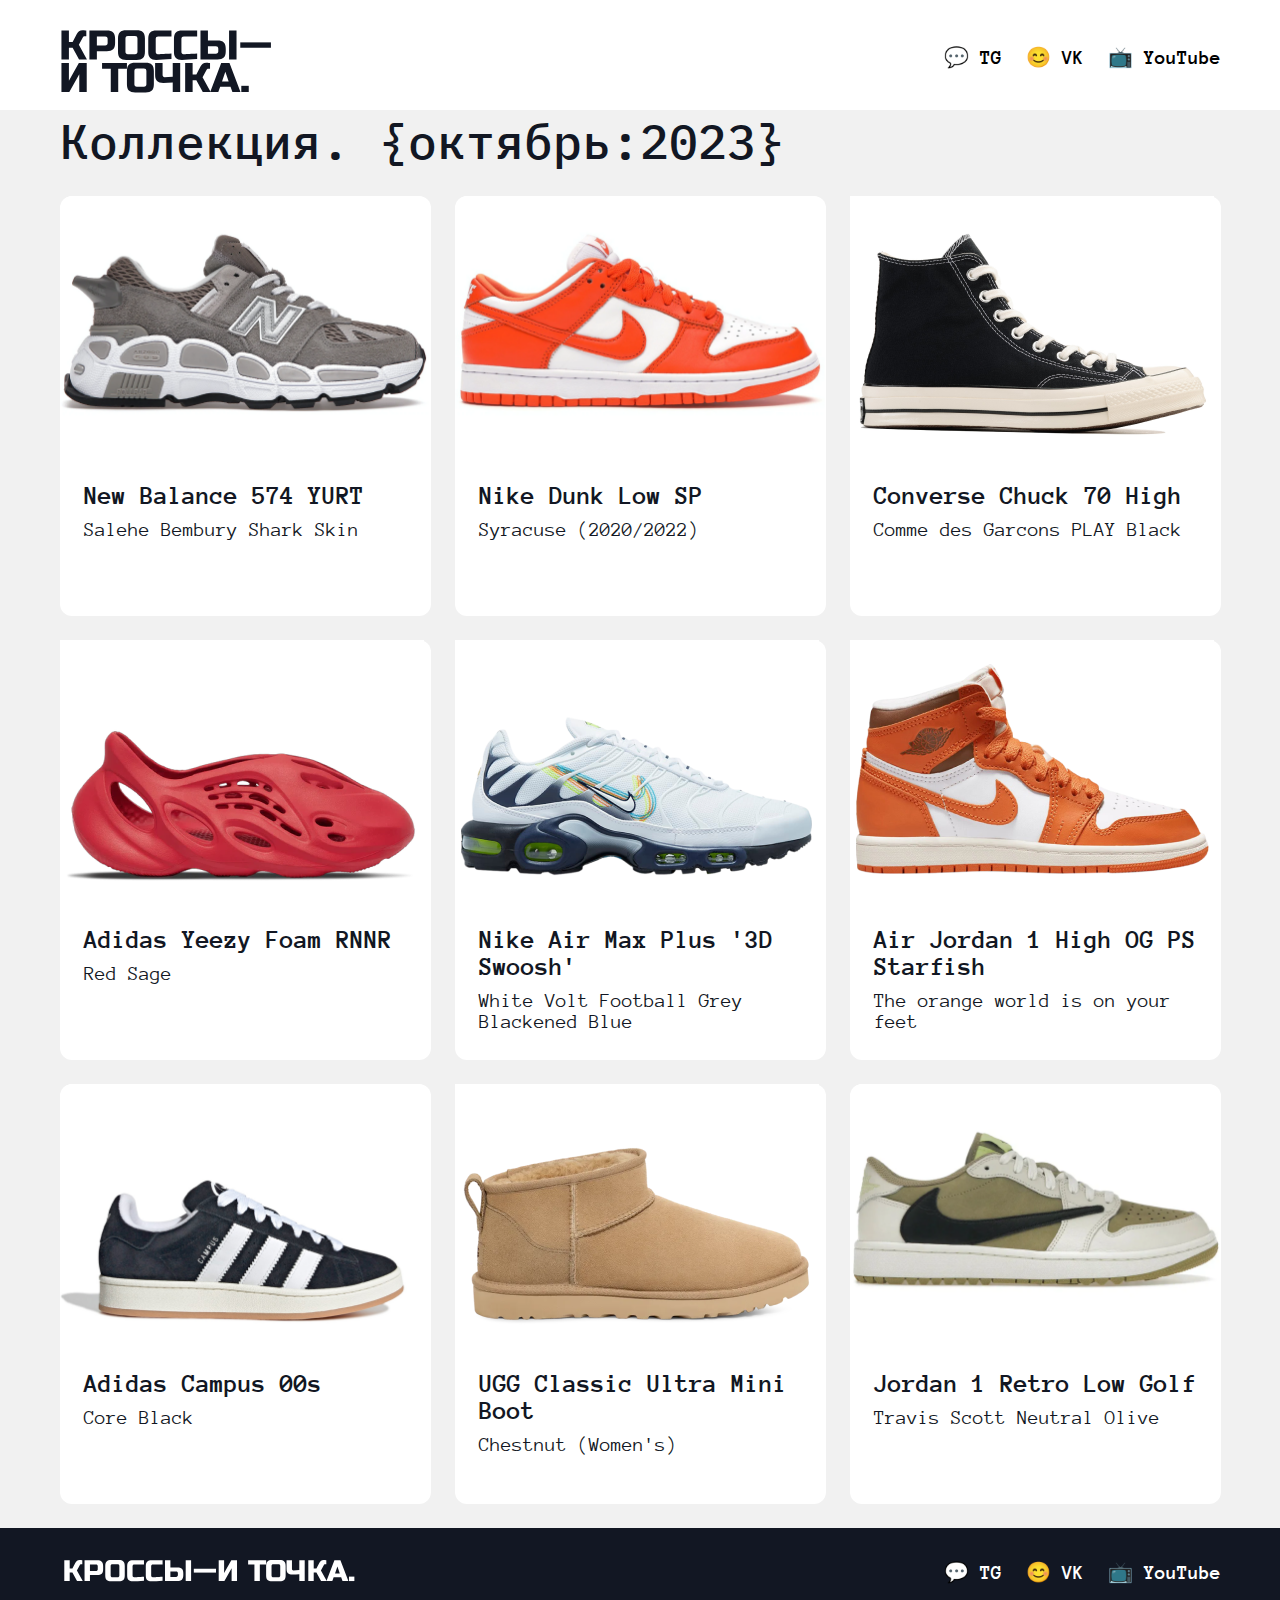
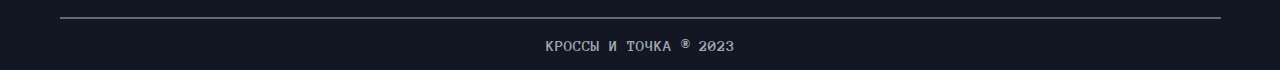
<file: index.html>
<!DOCTYPE html>
<html lang="ru">
<head>
    <meta charset="UTF-8">
    <meta name="viewport" content="width=device-width, initial-scale=1.0">
    <title>КРОССЫ - И ТОЧКА.</title>
    <link rel="stylesheet" href="./css/main.css">
    <link rel="stylesheet" href="./css/reset.css">
    <link rel="shortcut icon" type="image/png" href="./img/favicon.png" />

    <link rel="preconnect" href="https://fonts.googleapis.com">
    <link rel="preconnect" href="https://fonts.gstatic.com" crossorigin>
    <link href="https://fonts.googleapis.com/css2?family=Anonymous+Pro&family=IBM+Plex+Mono:wght@500&display=swap" rel="stylesheet">
    <link rel="preconnect" href="https://fonts.googleapis.com">
    <link rel="preconnect" href="https://fonts.gstatic.com" crossorigin>
    <link href="https://fonts.googleapis.com/css2?family=Anonymous+Pro:wght@700&display=swap" rel="stylesheet">
</head>
<body>
    <header class="header">
        <div class="container">
            <div class="header_line">
                <a href="./index.html">
                    <img src="./img/logo_black.svg" alt="" class="logo_black">
                </a>     
                <nav>   
                     <ul class="social">
                        <li class="social-item"><a href="https://t.me/milahach" target="_blank">💬 TG</a></li>
                        <li class="social-item"><a href="https://vk.com/mihanich2000" target="_blank">😊 VK</a></li>
                        <li class="social-item"><a href="https://www.youtube.com/" target="_blank">📺 YouTube</a></li>
                    </ul>
                </nav>
            </div>
        </div>
    </header>
    
    <main id="sections">
            <div class="container">
                <div class="main-content">
                    <div class="title-content">
                        <h1>Коллекция. {октябрь:2023}</h1>
                    </div>
                    <div class="content">
                        <div class="card">
                            <a href="./detail_pages/sneakers1.html">
                                <div class="card-img">
                                    <img src="./img/sneakers6.png" alt="">
                                </div>
                                <div class="card-info">
                                    <p class="name">New Balance 574 YURT</p>
                                    <p class="about">Salehe Bembury Shark Skin</p>
                                </div>
                            </a>
                        </div>
                        <div class="card">
                            <a href="./detail_pages/sneakers2.html">
                                <div class="card-img">
                                    <img src="./img/sneakers7.png" alt="">
                                </div>
                                <div class="card-info">
                                    <p class="name">Nike Dunk Low SP</p>
                                    <p class="about">Syracuse (2020/2022)</p>
                                </div>
                            </a>
                        </div>
                        <div class="card">
                            <a href="./detail_pages/sneakers3.html ">
                                <div class="card-img">
                                    <img src="./img/sneakers4.png" alt="">
                                </div>
                                <div class="card-info">
                                    <p class="name">Converse Chuck 70 High</p>
                                    <p class="about">Comme des Garcons PLAY Black</p>
                                </div>
                            </a>
                        </div>

                        <div class="card">
                            <a href="./detail_pages/sneakers4.html ">
                                <div class="card-img">
                                    <img src="./img/sneakers9.png" alt="">
                                </div>
                                <div class="card-info">
                                    <p class="name">Adidas Yeezy Foam RNNR</p>
                                    <p class="about">Red Sage</p>
                                </div>
                            </a>
                        </div>

                        <div class="card">
                            <a href="./detail_pages/sneakers5.html">
                                <div class="card-img">
                                    <img src="./img/sneakers1.png" alt="">
                                </div>
                                <div class="card-info">
                                    <p class="name">Nike Air Max Plus '3D Swoosh'</p>
                                    <p class="about">White Volt Football Grey Blackened Blue</p>
                                </div>
                            </a>
                        </div>
                        <div class="card">
                            <a href="./detail_pages/sneakers6.html">
                                <div class="card-img">
                                    <img src="./img/sneakers2.png" alt="">
                                </div>
                                <div class="card-info">
                                    <p class="name">Air Jordan 1 High OG PS Starfish</p>
                                    <p class="about">The orange world is on your feet</p>
                                </div>
                            </a>
                        </div>
                        <div class="card">
                            <a href="./detail_pages/sneakers7.html">
                                <div class="card-img">
                                    <img src="./img/sneakers3.png" alt="">
                                </div>
                                <div class="card-info">
                                    <p class="name">Adidas Campus 00s</p>
                                    <p class="about">Core Black</p>
                                </div>
                            </a>
                        </div>
                        <div class="card">
                            <a href="./detail_pages/sneakers8.html">
                                <div class="card-img">
                                    <img src="./img//sneakers5.png" alt="">
                                </div>
                                <div class="card-info">
                                    <p class="name">UGG Classic Ultra Mini Boot</p>
                                    <p class="about">Chestnut (Women's)</p>
                                </div>
                            </a>
                        </div>
                        <div class="card">
                            <a href="./detail_pages/sneakers9.html">
                                <div class="card-img">
                                    <img src="./img/sneakers8.png" alt="">
                                </div>
                                <div class="card-info">
                                    <p class="name">Jordan 1 Retro Low Golf</p>
                                    <p class="about">Travis Scott Neutral Olive</p>
                                </div>
                            </a>
                        </div>
                        
                    </div>
                </div>
            </div>
        </div>
    </main>

    <footer>
        <div class="container">
            <div class="footer-line">   
                <a href="./index.html">
                    <img src="./img/logo_white.svg" alt="" class="logo_white">
                </a>
                <nav>
                    <ul class="social-footer">
                        <li class="social-item"><a href="https://t.me/milahach" target="_blank">💬 TG</a></li>
                        <li class="social-item"><a href="https://vk.com/mihanich2000" target="_blank">😊 VK</a></li>
                        <li class="social-item"><a href="https://www.youtube.com/" target="_blank">📺 YouTube</a></li>
                    </ul>
                </nav>
            </div>
            <hr class="line">
            <p class="p-footer">КРОССЫ И ТОЧКА ® 2023</p>
        </div>
    </footer>
</body>
</html>
</file>
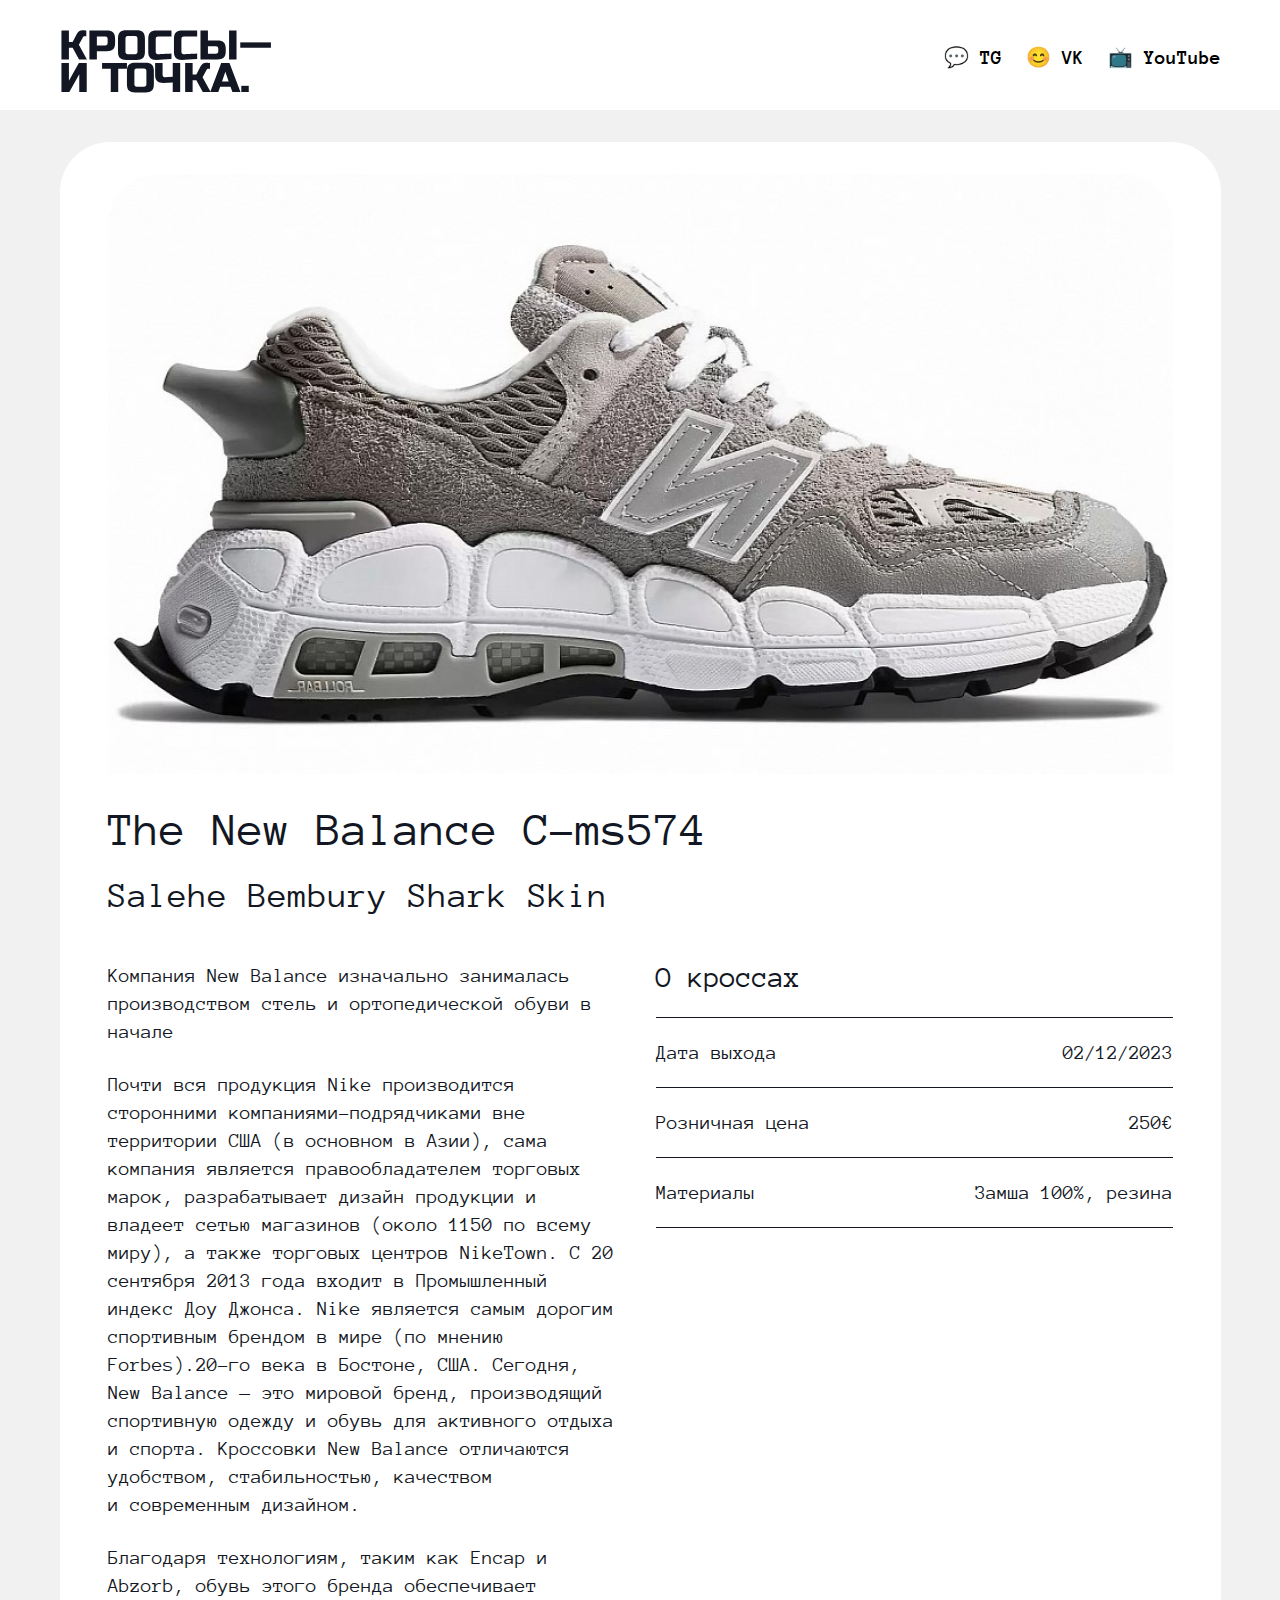
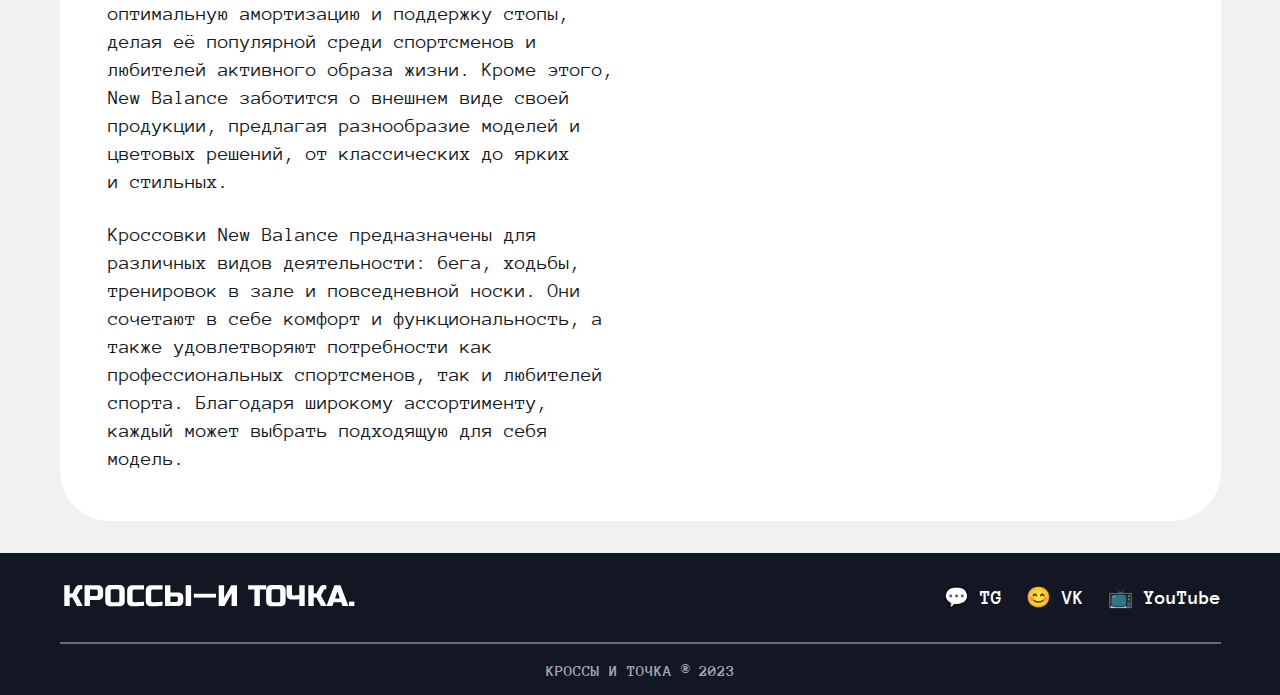
<file: detail_pages/sneakers1.html>
<!DOCTYPE html>
<html lang="ru">
  <head>
    <meta charset="UTF-8" />
    <meta name="viewport" content="width=device-width, initial-scale=1.0" />
    <title>The New Balance C-ms574</title>
    <link rel="stylesheet" href="../css/main.css" />
    <link rel="stylesheet" href="../css/reset.css" />
    <link rel="shortcut icon" type="image/png" href="../img/favicon.png" />

    <link rel="preconnect" href="https://fonts.googleapis.com" />
    <link rel="preconnect" href="https://fonts.gstatic.com" crossorigin />
    <link
      href="https://fonts.googleapis.com/css2?family=Anonymous+Pro&family=IBM+Plex+Mono:wght@500&display=swap"
      rel="stylesheet"
    />
    <link rel="preconnect" href="https://fonts.googleapis.com" />
    <link rel="preconnect" href="https://fonts.gstatic.com" crossorigin />
    <link
      href="https://fonts.googleapis.com/css2?family=Anonymous+Pro:wght@700&display=swap"
      rel="stylesheet"
    />
  </head>
  <body>
    <header class="header">
      <div class="container">
        <div class="header_line">
          <a href="../index.html">
            <img src="../img/logo_black.svg" alt="" class="logo_black" />
          </a>
          <nav>
            <ul class="social">
              <li class="social-item">
                <a href="https://t.me/milahach" target="_blank">💬 TG</a>
              </li>
              <li class="social-item">
                <a href="https://vk.com/mihanich2000" target="_blank">😊 VK</a>
              </li>
              <li class="social-item">
                <a href="https://www.youtube.com/" target="_blank"
                  >📺 YouTube</a
                >
              </li>
            </ul>
          </nav>
        </div>
      </div>
    </header>

    <main class="main">
      <div class="container">
        <div class="content-sneaker">
          <img
            src="../img/sneaker-big__img1.png"
            alt=""
            class="sneakers-big-img"
          />
          <div class="title">
            <h1 class="title-sneakers">The New Balance C-ms574</h1>
            <h2 class="title-1-sneakers">Salehe Bembury Shark Skin</h2>
          </div>
          <div class="content1">
            <div class="description">
              <p>
                Компания New Balance изначально занималась производством стель
                и ортопедической обуви в начале
              </p>
              <p>
                Почти вся продукция Nike производится сторонними
                компаниями-подрядчиками вне территории США (в основном в Азии),
                сама компания является правообладателем торговых марок,
                разрабатывает дизайн продукции и владеет сетью магазинов (около
                1150 по всему миру), а также торговых центров NikeTown. С 20
                сентября 2013 года входит в Промышленный индекс Доу Джонса. Nike
                является самым дорогим спортивным брендом в мире (по мнению
                Forbes).20-го века в Бостоне, США. Сегодня, New Balance — это
                мировой бренд, производящий спортивную одежду и обувь для
                активного отдыха и спорта. Кроссовки New Balance отличаются
                удобством, стабильностью, качеством и современным дизайном.
              </p>
              <p>
                Благодаря технологиям, таким как Encap и Abzorb, обувь этого
                бренда обеспечивает оптимальную амортизацию и поддержку стопы,
                делая её популярной среди спортсменов и любителей активного
                образа жизни. Кроме этого, New Balance заботится о внешнем виде
                своей продукции, предлагая разнообразие моделей и цветовых
                решений, от классических до ярких и стильных.
              </p>
              <p>
                Кроссовки New Balance предназначены для различных видов
                деятельности: бега, ходьбы, тренировок в зале и повседневной
                носки. Они сочетают в себе комфорт и функциональность, а также
                удовлетворяют потребности как профессиональных спортсменов, так
                и любителей спорта. Благодаря широкому ассортименту, каждый
                может выбрать подходящую для себя модель.
              </p>
            </div>
            <div class="about1">
              <div class="about-sneakers">
                <h4>О кроссах</h4>
              </div>
              <div class="about-list">
                <p>Дата выхода</p>
                <p>02/12/2023</p>
              </div>
              <div class="about-list">
                <p>Розничная цена</p>
                <p>250€</p>
              </div>
              <div class="about-list">
                <p>Материалы</p>
                <p>Замша 100%, резина</p>
              </div>
            </div>
          </div>
        </div>
      </div>
    </main>

    <footer>
      <div class="container">
        <div class="footer-line">
          <a href="../index.html">
            <img src="../img/logo_white.svg" alt="" class="logo_white" />
          </a>
          <nav>
            <ul class="social-footer">
              <li class="social-item">
                <a href="https://t.me/milahach" target="_blank">💬 TG</a>
              </li>
              <li class="social-item">
                <a href="https://vk.com/mihanich2000" target="_blank">😊 VK</a>
              </li>
              <li class="social-item">
                <a href="https://www.youtube.com/" target="_blank"
                  >📺 YouTube</a
                >
              </li>
            </ul>
          </nav>
        </div>
        <hr class="line" />
        <p class="p-footer">КРОССЫ И ТОЧКА ® 2023</p>
      </div>
    </footer>
  </body>
</html>
</file>
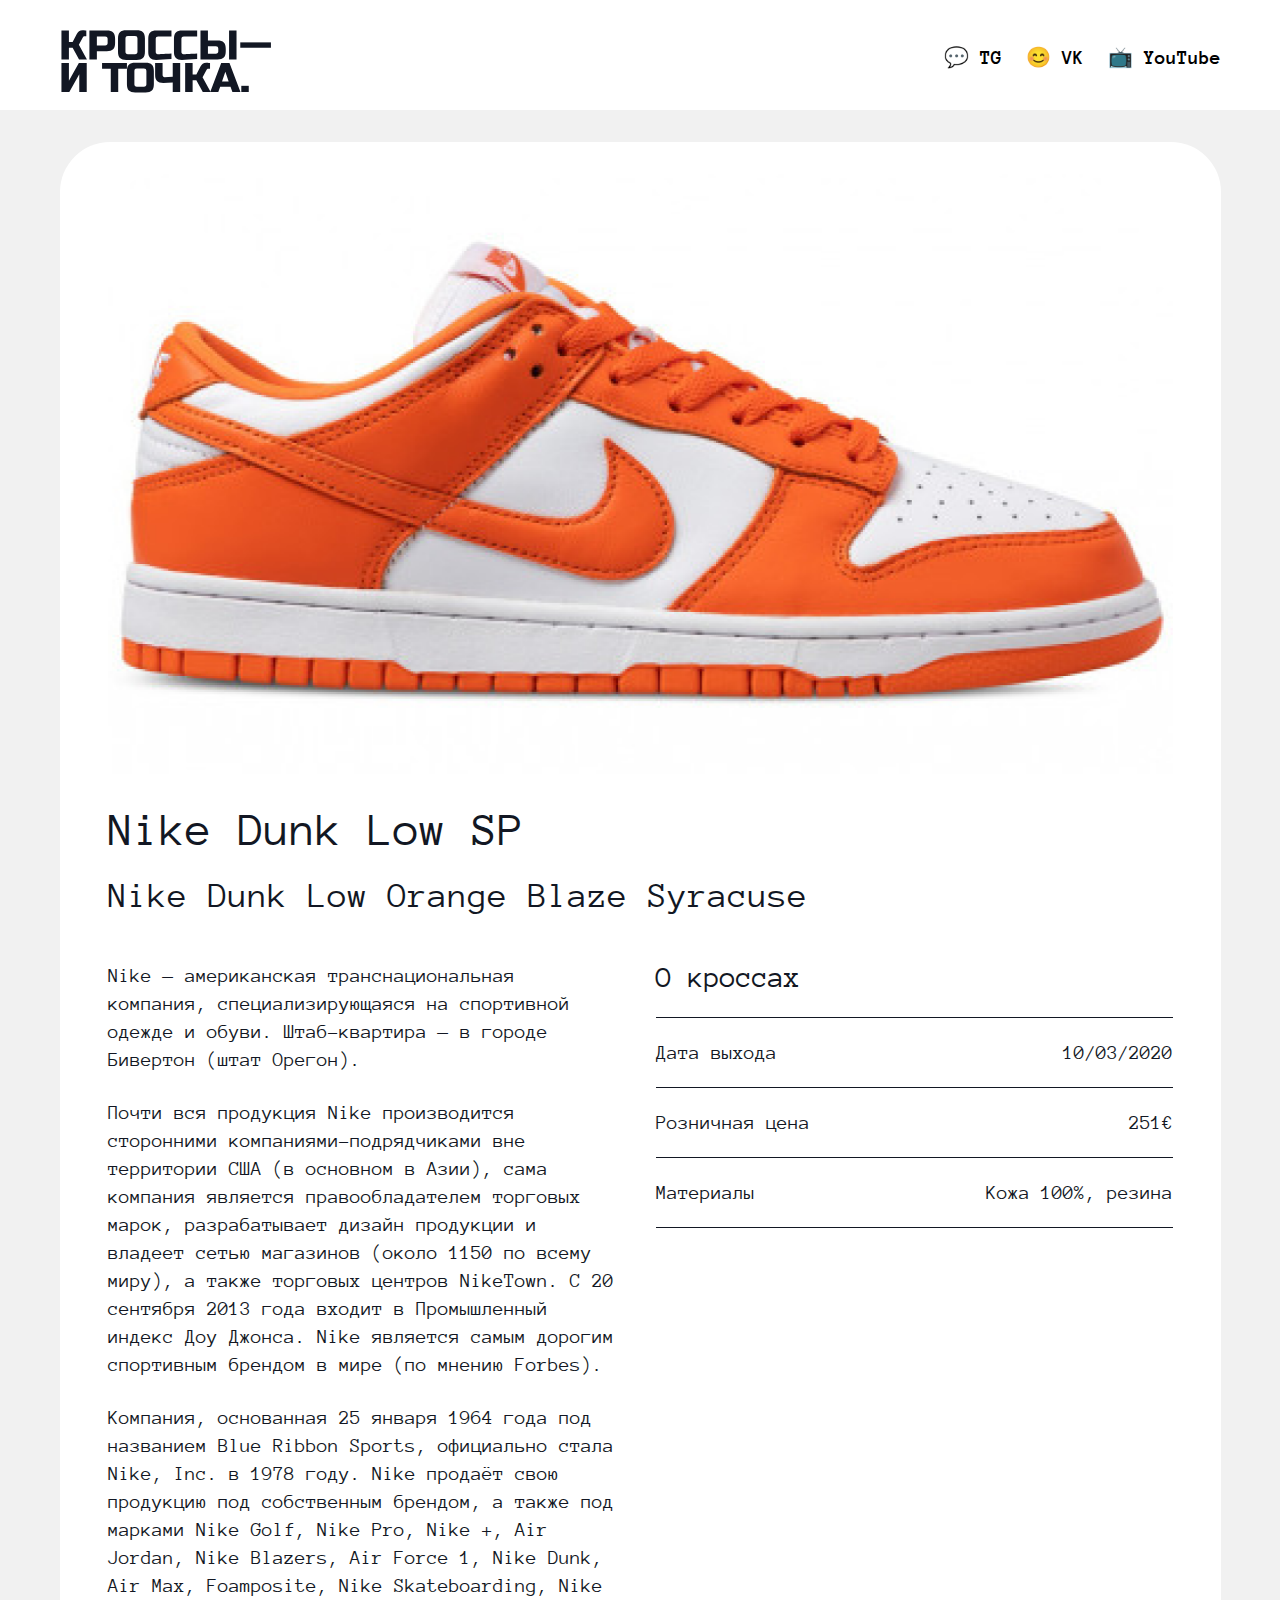
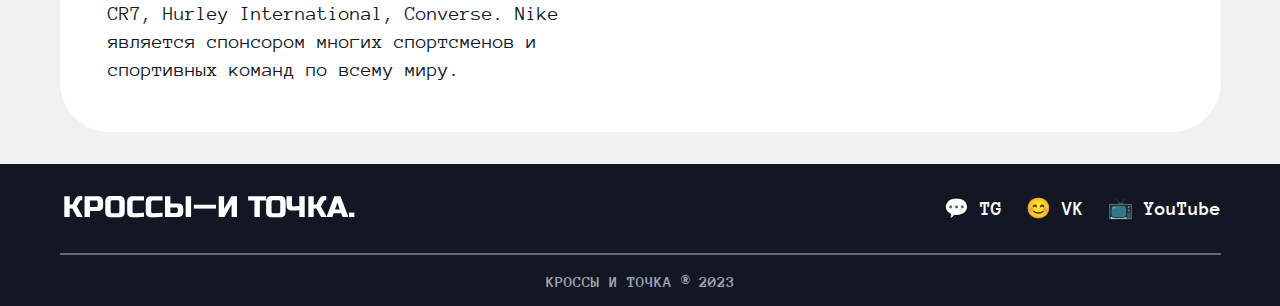
<file: detail_pages/sneakers2.html>
<!DOCTYPE html>
<html lang="ru">
  <head>
    <meta charset="UTF-8" />
    <meta name="viewport" content="width=device-width, initial-scale=1.0" />
    <title>Nike Dunk Low SP</title>
    <link rel="stylesheet" href="../css/main.css" />
    <link rel="stylesheet" href="../css/reset.css" />
    <link rel="shortcut icon" type="image/png" href="../img/favicon.png" />

    <link rel="preconnect" href="https://fonts.googleapis.com" />
    <link rel="preconnect" href="https://fonts.gstatic.com" crossorigin />
    <link
      href="https://fonts.googleapis.com/css2?family=Anonymous+Pro&family=IBM+Plex+Mono:wght@500&display=swap"
      rel="stylesheet"
    />
    <link rel="preconnect" href="https://fonts.googleapis.com" />
    <link rel="preconnect" href="https://fonts.gstatic.com" crossorigin />
    <link
      href="https://fonts.googleapis.com/css2?family=Anonymous+Pro:wght@700&display=swap"
      rel="stylesheet"
    />
  </head>
  <body>
    <header class="header">
      <div class="container">
        <div class="header_line">
          <a href="../index.html">
            <img src="../img/logo_black.svg" alt="" class="logo_black" />
          </a>
          <nav>
            <ul class="social">
              <li class="social-item">
                <a href="https://t.me/milahach" target="_blank">💬 TG</a>
              </li>
              <li class="social-item">
                <a href="https://vk.com/mihanich2000" target="_blank">😊 VK</a>
              </li>
              <li class="social-item">
                <a href="https://www.youtube.com/" target="_blank"
                  >📺 YouTube</a
                >
              </li>
            </ul>
          </nav>
        </div>
      </div>
    </header>

    <main class="main">
      <div class="container">
        <div class="content-sneaker">
          <img
            src="../img/sneaker-big__img2.png"
            alt=""
            class="sneakers-big-img"
          />
          <div class="title">
            <h1 class="title-sneakers">Nike Dunk Low SP</h1>
            <h2 class="title-1-sneakers">
              Nike Dunk Low Orange Blaze Syracuse
            </h2>
          </div>
          <div class="content1">
            <div class="description">
              <p>
                Nike — американская транснациональная компания,
                специализирующаяся на спортивной одежде и обуви. Штаб-квартира —
                в городе Бивертон (штат Орегон).
              </p>
              <p>
                Почти вся продукция Nike производится сторонними
                компаниями-подрядчиками вне территории США (в основном в Азии),
                сама компания является правообладателем торговых марок,
                разрабатывает дизайн продукции и владеет сетью магазинов (около
                1150 по всему миру), а также торговых центров NikeTown. С 20
                сентября 2013 года входит в Промышленный индекс Доу Джонса. Nike
                является самым дорогим спортивным брендом в мире (по мнению
                Forbes).
              </p>
              <p>
                Компания, основанная 25 января 1964 года под названием Blue
                Ribbon Sports, официально стала Nike, Inc. в 1978 году. Nike
                продаёт свою продукцию под собственным брендом, а также под
                марками Nike Golf, Nike Pro, Nike +, Air Jordan, Nike Blazers,
                Air Force 1, Nike Dunk, Air Max, Foamposite, Nike Skateboarding,
                Nike CR7, Hurley International, Converse. Nike является
                спонсором многих спортсменов и спортивных команд по всему миру.
              </p>
            </div>
            <div class="about1">
              <div class="about-sneakers">
                <h4>О кроссах</h4>
              </div>
              <div class="about-list">
                <p>Дата выхода</p>
                <p>10/03/2020</p>
              </div>
              <div class="about-list">
                <p>Розничная цена</p>
                <p>251€</p>
              </div>
              <div class="about-list">
                <p>Материалы</p>
                <p>Кожа 100%, резина</p>
              </div>
            </div>
          </div>
        </div>
      </div>
    </main>

    <footer>
      <div class="container">
        <div class="footer-line">
          <a href="../index.html">
            <img src="../img/logo_white.svg" alt="" class="logo_white" />
          </a>
          <nav>
            <ul class="social-footer">
              <li class="social-item">
                <a href="https://t.me/milahach" target="_blank">💬 TG</a>
              </li>
              <li class="social-item">
                <a href="https://vk.com/mihanich2000" target="_blank">😊 VK</a>
              </li>
              <li class="social-item">
                <a href="https://www.youtube.com/" target="_blank"
                  >📺 YouTube</a
                >
              </li>
            </ul>
          </nav>
        </div>
        <hr class="line" />
        <p class="p-footer">КРОССЫ И ТОЧКА ® 2023</p>
      </div>
    </footer>
  </body>
</html>
</file>
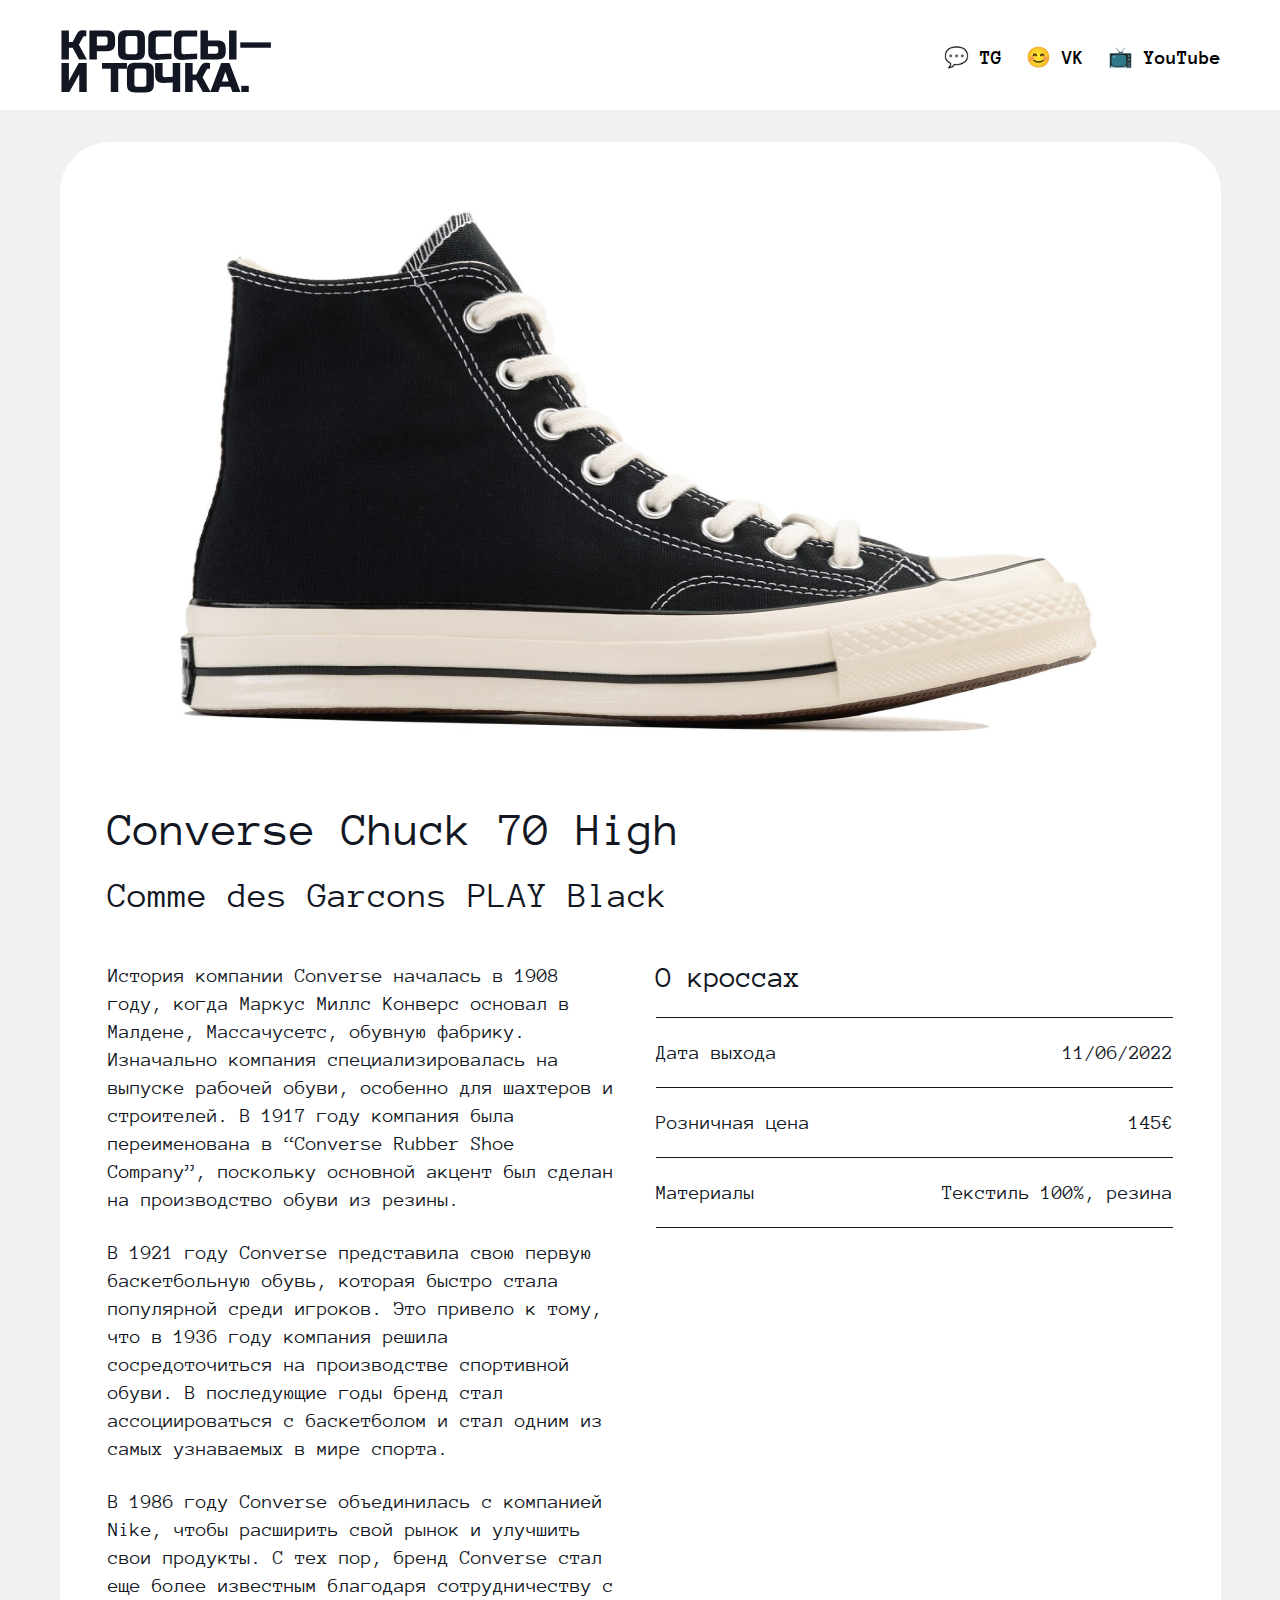
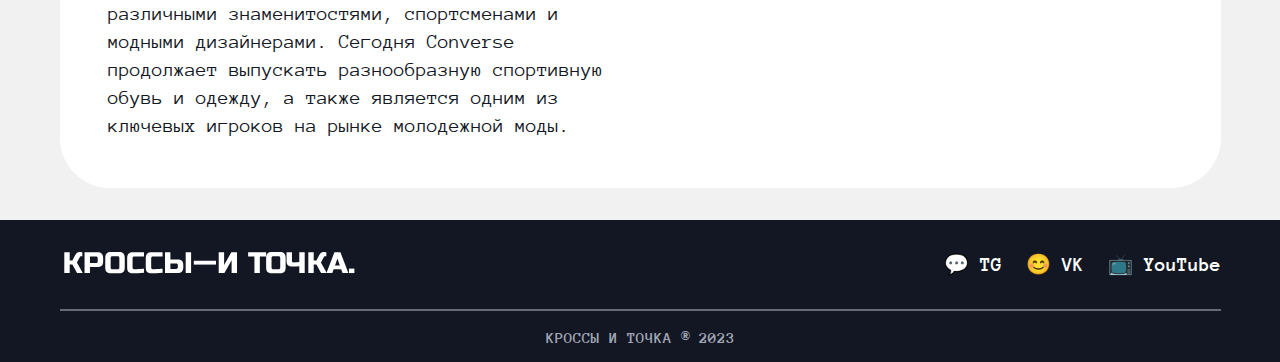
<file: detail_pages/sneakers3.html>
<!DOCTYPE html>
<html lang="ru">
  <head>
    <meta charset="UTF-8" />
    <meta name="viewport" content="width=device-width, initial-scale=1.0" />
    <title>Converse Chuck 70 High</title>
    <link rel="stylesheet" href="../css/main.css" />
    <link rel="stylesheet" href="../css/reset.css" />
    <link rel="shortcut icon" type="image/png" href="../img/favicon.png" />

    <link rel="preconnect" href="https://fonts.googleapis.com" />
    <link rel="preconnect" href="https://fonts.gstatic.com" crossorigin />
    <link
      href="https://fonts.googleapis.com/css2?family=Anonymous+Pro&family=IBM+Plex+Mono:wght@500&display=swap"
      rel="stylesheet"
    />
    <link rel="preconnect" href="https://fonts.googleapis.com" />
    <link rel="preconnect" href="https://fonts.gstatic.com" crossorigin />
    <link
      href="https://fonts.googleapis.com/css2?family=Anonymous+Pro:wght@700&display=swap"
      rel="stylesheet"
    />
  </head>
  <body>
    <header class="header">
      <div class="container">
        <div class="header_line">
          <a href="../index.html">
            <img src="../img/logo_black.svg" alt="" class="logo_black" />
          </a>
          <nav>
            <ul class="social">
              <li class="social-item">
                <a href="https://t.me/milahach" target="_blank">💬 TG</a>
              </li>
              <li class="social-item">
                <a href="https://vk.com/mihanich2000" target="_blank">😊 VK</a>
              </li>
              <li class="social-item">
                <a href="https://www.youtube.com/" target="_blank"
                  >📺 YouTube</a
                >
              </li>
            </ul>
          </nav>
        </div>
      </div>
    </header>

    <main class="main">
      <div class="container">
        <div class="content-sneaker">
          <img
            src="../img/sneaker-big__img3.png"
            alt=""
            class="sneakers-big-img"
          />
          <div class="title">
            <h1 class="title-sneakers">Converse Chuck 70 High</h1>
            <h2 class="title-1-sneakers">Comme des Garcons PLAY Black</h2>
          </div>
          <div class="content1">
            <div class="description">
              <p>
                История компании Converse началась в 1908 году, когда Маркус
                Миллс Конверс основал в Малдене, Массачусетс, обувную фабрику.
                Изначально компания специализировалась на выпуске рабочей обуви,
                особенно для шахтеров и строителей. В 1917 году компания была
                переименована в “Converse Rubber Shoe Company”, поскольку
                основной акцент был сделан на производство обуви из резины.
              </p>
              <p>
                В 1921 году Converse представила свою первую баскетбольную
                обувь, которая быстро стала популярной среди игроков. Это
                привело к тому, что в 1936 году компания решила сосредоточиться
                на производстве спортивной обуви. В последующие годы бренд стал
                ассоциироваться с баскетболом и стал одним из самых узнаваемых в
                мире спорта.
              </p>
              <p>
                В 1986 году Converse объединилась с компанией Nike, чтобы
                расширить свой рынок и улучшить свои продукты. С тех пор, бренд
                Converse стал еще более известным благодаря сотрудничеству с
                различными знаменитостями, спортсменами и модными дизайнерами.
                Сегодня Converse продолжает выпускать разнообразную спортивную
                обувь и одежду, а также является одним из ключевых игроков на
                рынке молодежной моды.
              </p>
            </div>
            <div class="about1">
              <div class="about-sneakers">
                <h4>О кроссах</h4>
              </div>
              <div class="about-list">
                <p>Дата выхода</p>
                <p>11/06/2022</p>
              </div>
              <div class="about-list">
                <p>Розничная цена</p>
                <p>145€</p>
              </div>
              <div class="about-list">
                <p>Материалы</p>
                <p>Текстиль 100%, резина</p>
              </div>
            </div>
          </div>
        </div>
      </div>
    </main>

    <footer>
      <div class="container">
        <div class="footer-line">
          <a href="../index.html">
            <img src="../img/logo_white.svg" alt="" class="logo_white" />
          </a>
          <nav>
            <ul class="social-footer">
              <li class="social-item">
                <a href="https://t.me/milahach" target="_blank">💬 TG</a>
              </li>
              <li class="social-item">
                <a href="https://vk.com/mihanich2000" target="_blank">😊 VK</a>
              </li>
              <li class="social-item">
                <a href="https://www.youtube.com/" target="_blank"
                  >📺 YouTube</a
                >
              </li>
            </ul>
          </nav>
        </div>
        <hr class="line" />
        <p class="p-footer">КРОССЫ И ТОЧКА ® 2023</p>
      </div>
    </footer>
  </body>
</html>
</file>
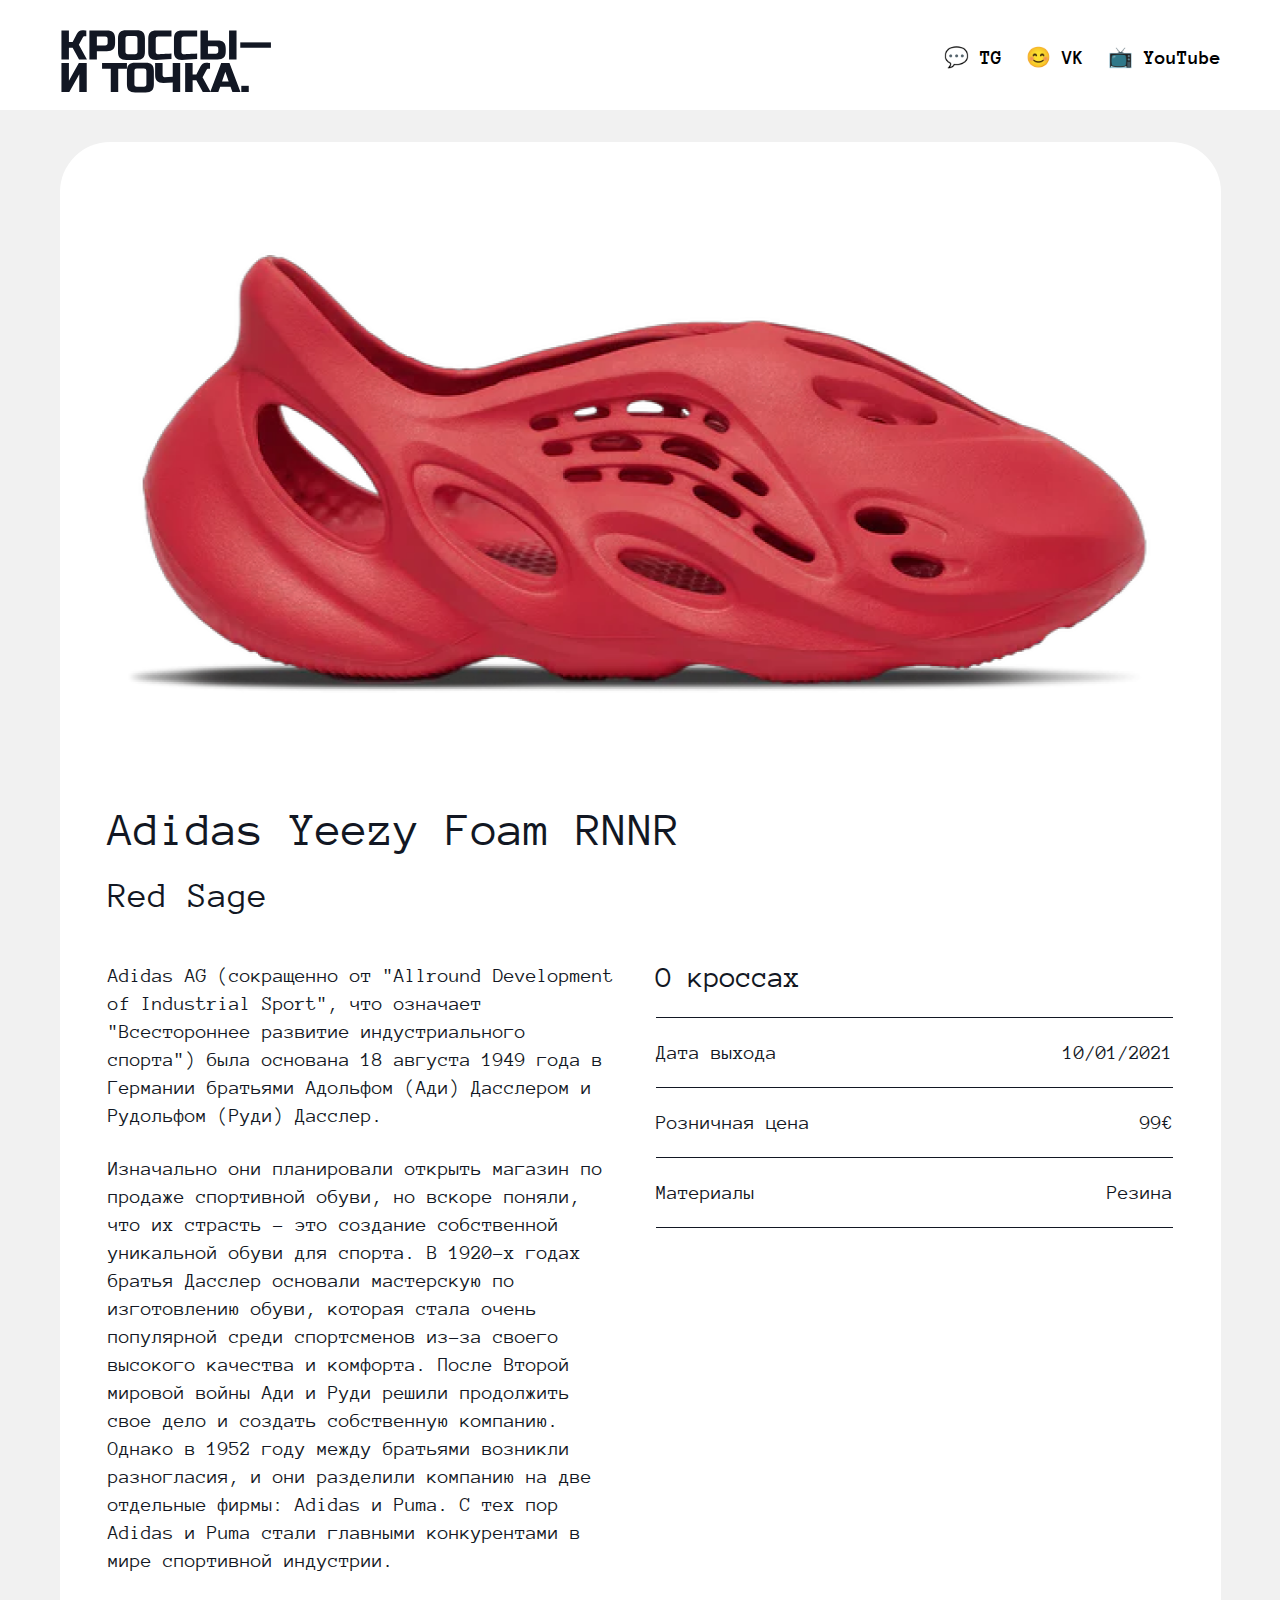
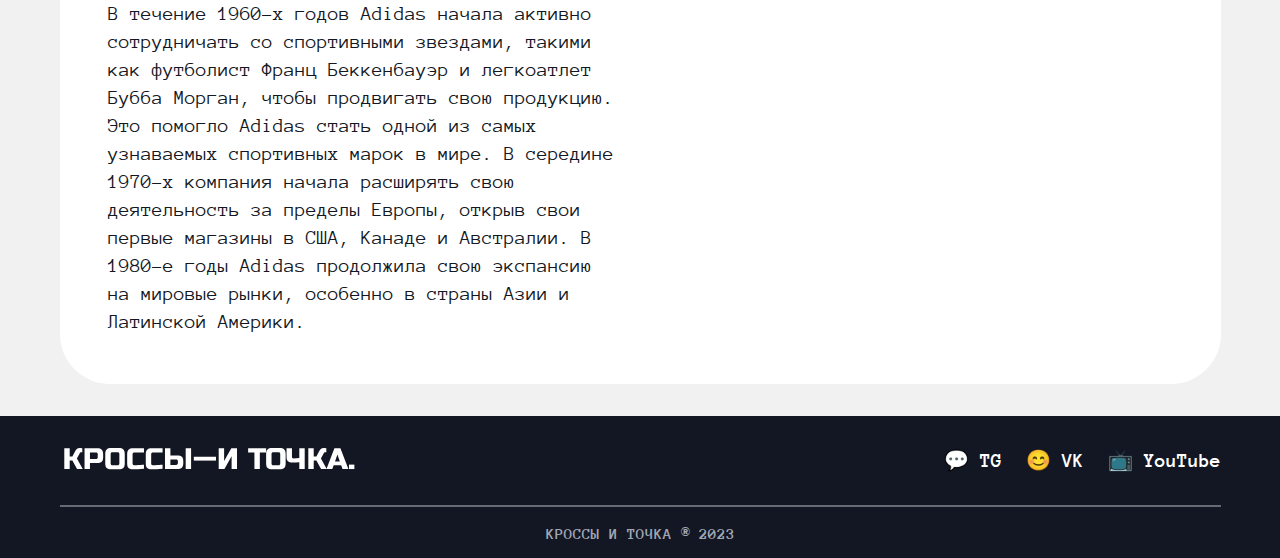
<file: detail_pages/sneakers4.html>
<!DOCTYPE html>
<html lang="ru">
  <head>
    <meta charset="UTF-8" />
    <meta name="viewport" content="width=device-width, initial-scale=1.0" />
    <title>Adidas Yeezy Foam RNNR</title>
    <link rel="stylesheet" href="../css/main.css" />
    <link rel="stylesheet" href="../css/reset.css" />
    <link rel="shortcut icon" type="image/png" href="../img/favicon.png" />

    <link rel="preconnect" href="https://fonts.googleapis.com" />
    <link rel="preconnect" href="https://fonts.gstatic.com" crossorigin />
    <link
      href="https://fonts.googleapis.com/css2?family=Anonymous+Pro&family=IBM+Plex+Mono:wght@500&display=swap"
      rel="stylesheet"
    />
    <link rel="preconnect" href="https://fonts.googleapis.com" />
    <link rel="preconnect" href="https://fonts.gstatic.com" crossorigin />
    <link
      href="https://fonts.googleapis.com/css2?family=Anonymous+Pro:wght@700&display=swap"
      rel="stylesheet"
    />
  </head>
  <body>
    <header class="header">
      <div class="container">
        <div class="header_line">
          <a href="../index.html">
            <img src="../img/logo_black.svg" alt="" class="logo_black" />
          </a>
          <nav>
            <ul class="social">
              <li class="social-item">
                <a href="https://t.me/milahach" target="_blank">💬 TG</a>
              </li>
              <li class="social-item">
                <a href="https://vk.com/mihanich2000" target="_blank">😊 VK</a>
              </li>
              <li class="social-item">
                <a href="https://www.youtube.com/" target="_blank"
                  >📺 YouTube</a
                >
              </li>
            </ul>
          </nav>
        </div>
      </div>
    </header>

    <main class="main">
      <div class="container">
        <div class="content-sneaker">
          <img
            src="../img/sneaker-big__img4.png"
            alt=""
            class="sneakers-big-img"
          />
          <div class="title">
            <h1 class="title-sneakers">Adidas Yeezy Foam RNNR</h1>
            <h2 class="title-1-sneakers">Red Sage</h2>
          </div>
          <div class="content1">
            <div class="description">
              <p>
                Adidas AG (сокращенно от "Allround Development of Industrial
                Sport", что означает "Всестороннее развитие индустриального
                спорта") была основана 18 августа 1949 года в Германии братьями
                Адольфом (Ади) Дасслером и Рудольфом (Руди) Дасслер.
              </p>
              <p>
                Изначально они планировали открыть магазин по продаже спортивной
                обуви, но вскоре поняли, что их страсть - это создание
                собственной уникальной обуви для спорта. В 1920-х годах братья
                Дасслер основали мастерскую по изготовлению обуви, которая стала
                очень популярной среди спортсменов из-за своего высокого
                качества и комфорта. После Второй мировой войны Ади и Руди
                решили продолжить свое дело и создать собственную компанию.
                Однако в 1952 году между братьями возникли разногласия, и они
                разделили компанию на две отдельные фирмы: Adidas и Puma. С тех
                пор Adidas и Puma стали главными конкурентами в мире спортивной
                индустрии.
              </p>
              <p>
                В течение 1960-х годов Adidas начала активно сотрудничать со
                спортивными звездами, такими как футболист Франц Беккенбауэр и
                легкоатлет Бубба Морган, чтобы продвигать свою продукцию. Это
                помогло Adidas стать одной из самых узнаваемых спортивных марок
                в мире. В середине 1970-х компания начала расширять свою
                деятельность за пределы Европы, открыв свои первые магазины в
                США, Канаде и Австралии. В 1980-е годы Adidas продолжила свою
                экспансию на мировые рынки, особенно в страны Азии и Латинской
                Америки.
              </p>
            </div>
            <div class="about1">
              <div class="about-sneakers">
                <h4>О кроссах</h4>
              </div>
              <div class="about-list">
                <p>Дата выхода</p>
                <p>10/01/2021</p>
              </div>
              <div class="about-list">
                <p>Розничная цена</p>
                <p>99€</p>
              </div>
              <div class="about-list">
                <p>Материалы</p>
                <p>Резина</p>
              </div>
            </div>
          </div>
        </div>
      </div>
    </main>

    <footer>
      <div class="container">
        <div class="footer-line">
          <a href="../index.html">
            <img src="../img/logo_white.svg" alt="" class="logo_white" />
          </a>
          <nav>
            <ul class="social-footer">
              <li class="social-item">
                <a href="https://t.me/milahach" target="_blank">💬 TG</a>
              </li>
              <li class="social-item">
                <a href="https://vk.com/mihanich2000" target="_blank">😊 VK</a>
              </li>
              <li class="social-item">
                <a href="https://www.youtube.com/" target="_blank"
                  >📺 YouTube</a
                >
              </li>
            </ul>
          </nav>
        </div>
        <hr class="line" />
        <p class="p-footer">КРОССЫ И ТОЧКА ® 2023</p>
      </div>
    </footer>
  </body>
</html>
</file>
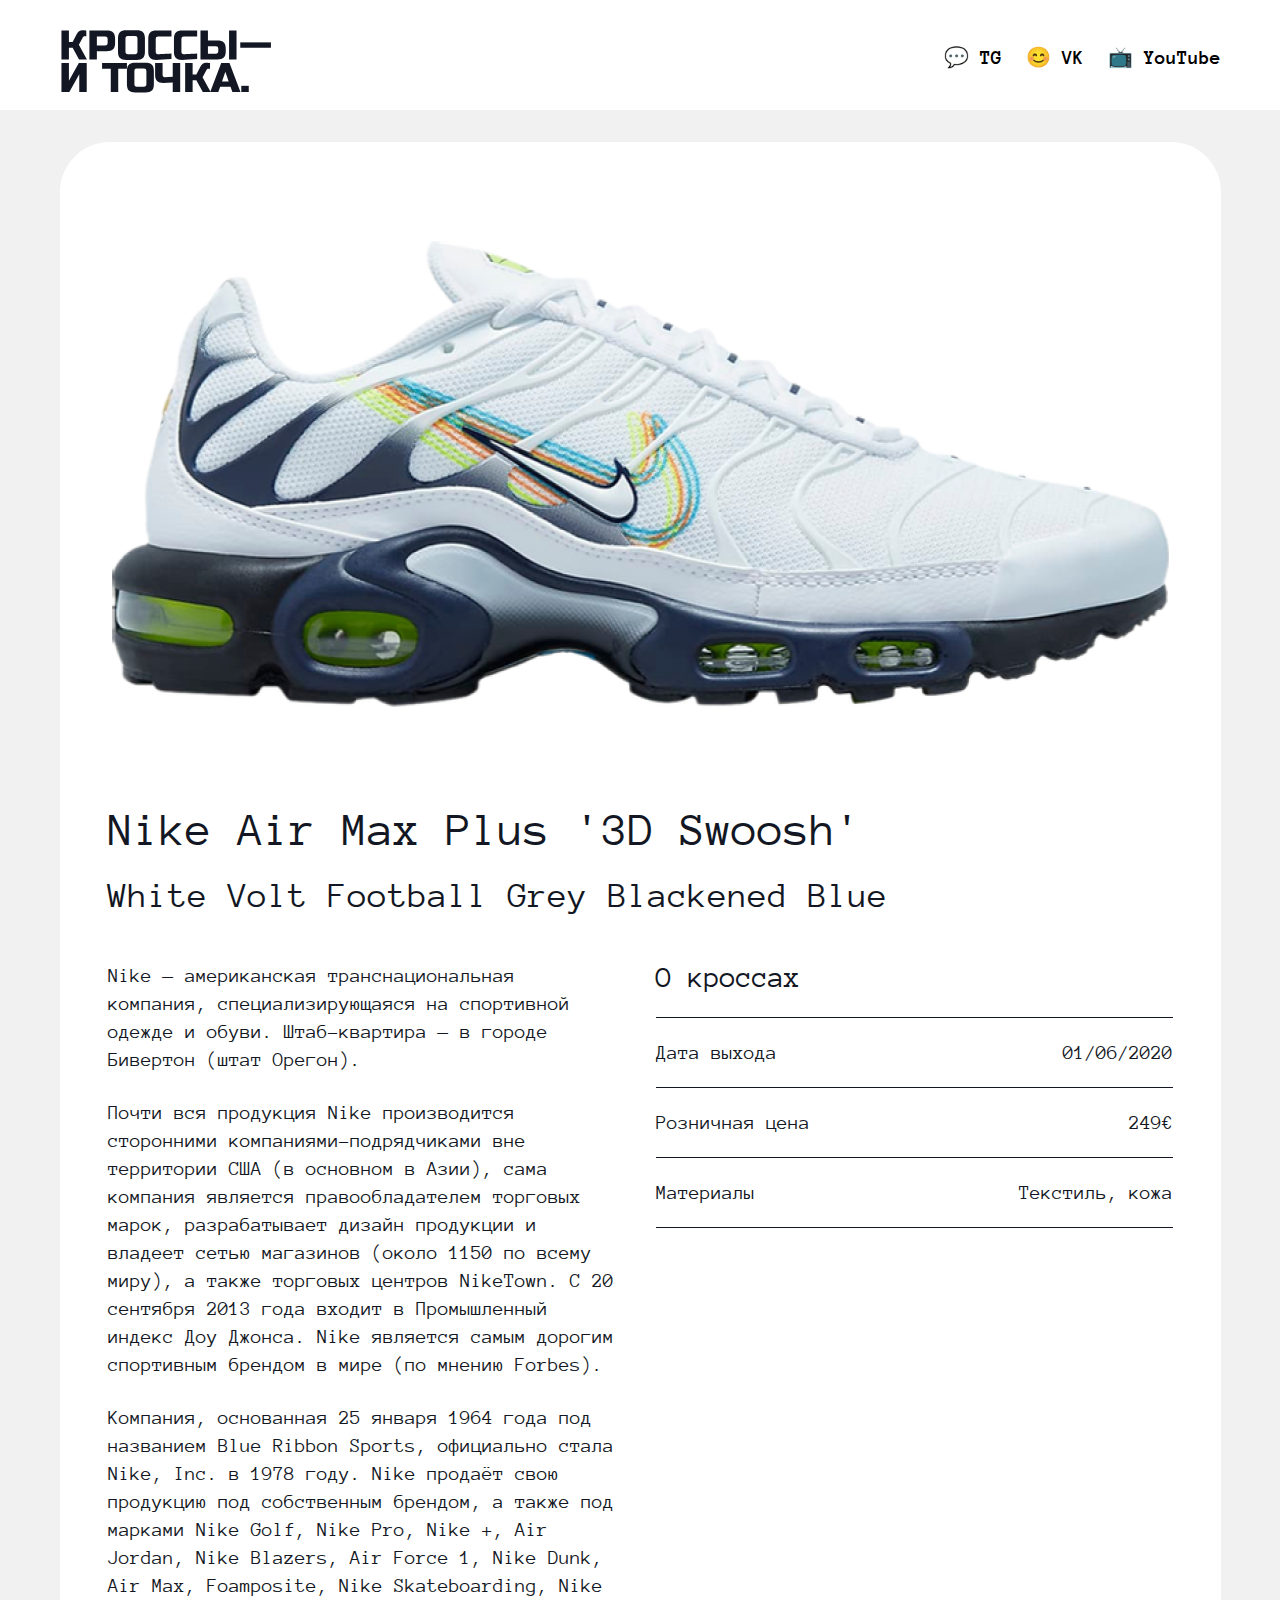
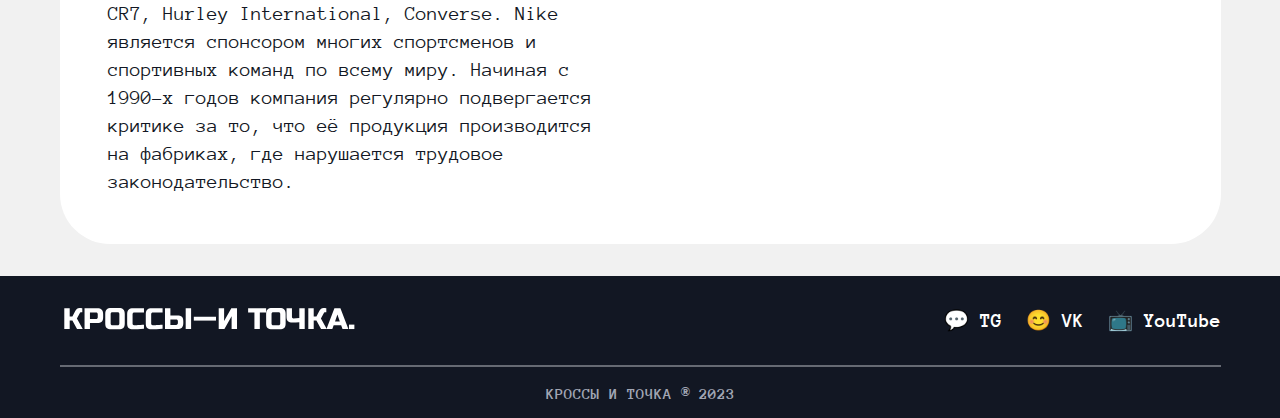
<file: detail_pages/sneakers5.html>
<!DOCTYPE html>
<html lang="ru">
  <head>
    <meta charset="UTF-8" />
    <meta name="viewport" content="width=device-width, initial-scale=1.0" />
    <title>Nike Air Max Plus '3D Swoosh'</title>
    <link rel="stylesheet" href="../css/main.css" />
    <link rel="stylesheet" href="../css/reset.css" />
    <link rel="shortcut icon" type="image/png" href="../img/favicon.png" />

    <link rel="preconnect" href="https://fonts.googleapis.com" />
    <link rel="preconnect" href="https://fonts.gstatic.com" crossorigin />
    <link
      href="https://fonts.googleapis.com/css2?family=Anonymous+Pro&family=IBM+Plex+Mono:wght@500&display=swap"
      rel="stylesheet"
    />
    <link rel="preconnect" href="https://fonts.googleapis.com" />
    <link rel="preconnect" href="https://fonts.gstatic.com" crossorigin />
    <link
      href="https://fonts.googleapis.com/css2?family=Anonymous+Pro:wght@700&display=swap"
      rel="stylesheet"
    />
  </head>
  <body>
    <header class="header">
      <div class="container">
        <div class="header_line">
          <a href="../index.html">
            <img src="../img/logo_black.svg" alt="" class="logo_black" />
          </a>
          <nav>
            <ul class="social">
              <li class="social-item">
                <a href="https://t.me/milahach" target="_blank">💬 TG</a>
              </li>
              <li class="social-item">
                <a href="https://vk.com/mihanich2000" target="_blank">😊 VK</a>
              </li>
              <li class="social-item">
                <a href="https://www.youtube.com/" target="_blank"
                  >📺 YouTube</a
                >
              </li>
            </ul>
          </nav>
        </div>
      </div>
    </header>

    <main class="main">
      <div class="container">
        <div class="content-sneaker">
          <img
            src="../img/sneaker-big__img5.png"
            alt=""
            class="sneakers-big-img"
          />
          <div class="title">
            <h1 class="title-sneakers">Nike Air Max Plus '3D Swoosh'</h1>
            <h2 class="title-1-sneakers">
              White Volt Football Grey Blackened Blue
            </h2>
          </div>
          <div class="content1">
            <div class="description">
              <p>
                Nike — американская транснациональная компания,
                специализирующаяся на спортивной одежде и обуви. Штаб-квартира —
                в городе Бивертон (штат Орегон).
              </p>
              <p>
                Почти вся продукция Nike производится сторонними
                компаниями-подрядчиками вне территории США (в основном в Азии),
                сама компания является правообладателем торговых марок,
                разрабатывает дизайн продукции и владеет сетью магазинов (около
                1150 по всему миру), а также торговых центров NikeTown. С 20
                сентября 2013 года входит в Промышленный индекс Доу Джонса. Nike
                является самым дорогим спортивным брендом в мире (по мнению
                Forbes).
              </p>
              <p>
                Компания, основанная 25 января 1964 года под названием Blue
                Ribbon Sports, официально стала Nike, Inc. в 1978 году. Nike
                продаёт свою продукцию под собственным брендом, а также под
                марками Nike Golf, Nike Pro, Nike +, Air Jordan, Nike Blazers,
                Air Force 1, Nike Dunk, Air Max, Foamposite, Nike Skateboarding,
                Nike CR7, Hurley International, Converse. Nike является
                спонсором многих спортсменов и спортивных команд по всему миру.
                Начиная с 1990-х годов компания регулярно подвергается критике
                за то, что её продукция производится на фабриках, где нарушается
                трудовое законодательство.
              </p>
            </div>
            <div class="about1">
              <div class="about-sneakers">
                <h4>О кроссах</h4>
              </div>
              <div class="about-list">
                <p>Дата выхода</p>
                <p>01/06/2020</p>
              </div>
              <div class="about-list">
                <p>Розничная цена</p>
                <p>249€</p>
              </div>
              <div class="about-list">
                <p>Материалы</p>
                <p>Текстиль, кожа</p>
              </div>
            </div>
          </div>
        </div>
      </div>
    </main>

    <footer>
      <div class="container">
        <div class="footer-line">
          <a href="../index.html">
            <img src="../img/logo_white.svg" alt="" class="logo_white" />
          </a>
          <nav>
            <ul class="social-footer">
              <li class="social-item">
                <a href="https://t.me/milahach" target="_blank">💬 TG</a>
              </li>
              <li class="social-item">
                <a href="https://vk.com/mihanich2000" target="_blank">😊 VK</a>
              </li>
              <li class="social-item">
                <a href="https://www.youtube.com/" target="_blank"
                  >📺 YouTube</a
                >
              </li>
            </ul>
          </nav>
        </div>
        <hr class="line" />
        <p class="p-footer">КРОССЫ И ТОЧКА ® 2023</p>
      </div>
    </footer>
  </body>
</html>
</file>
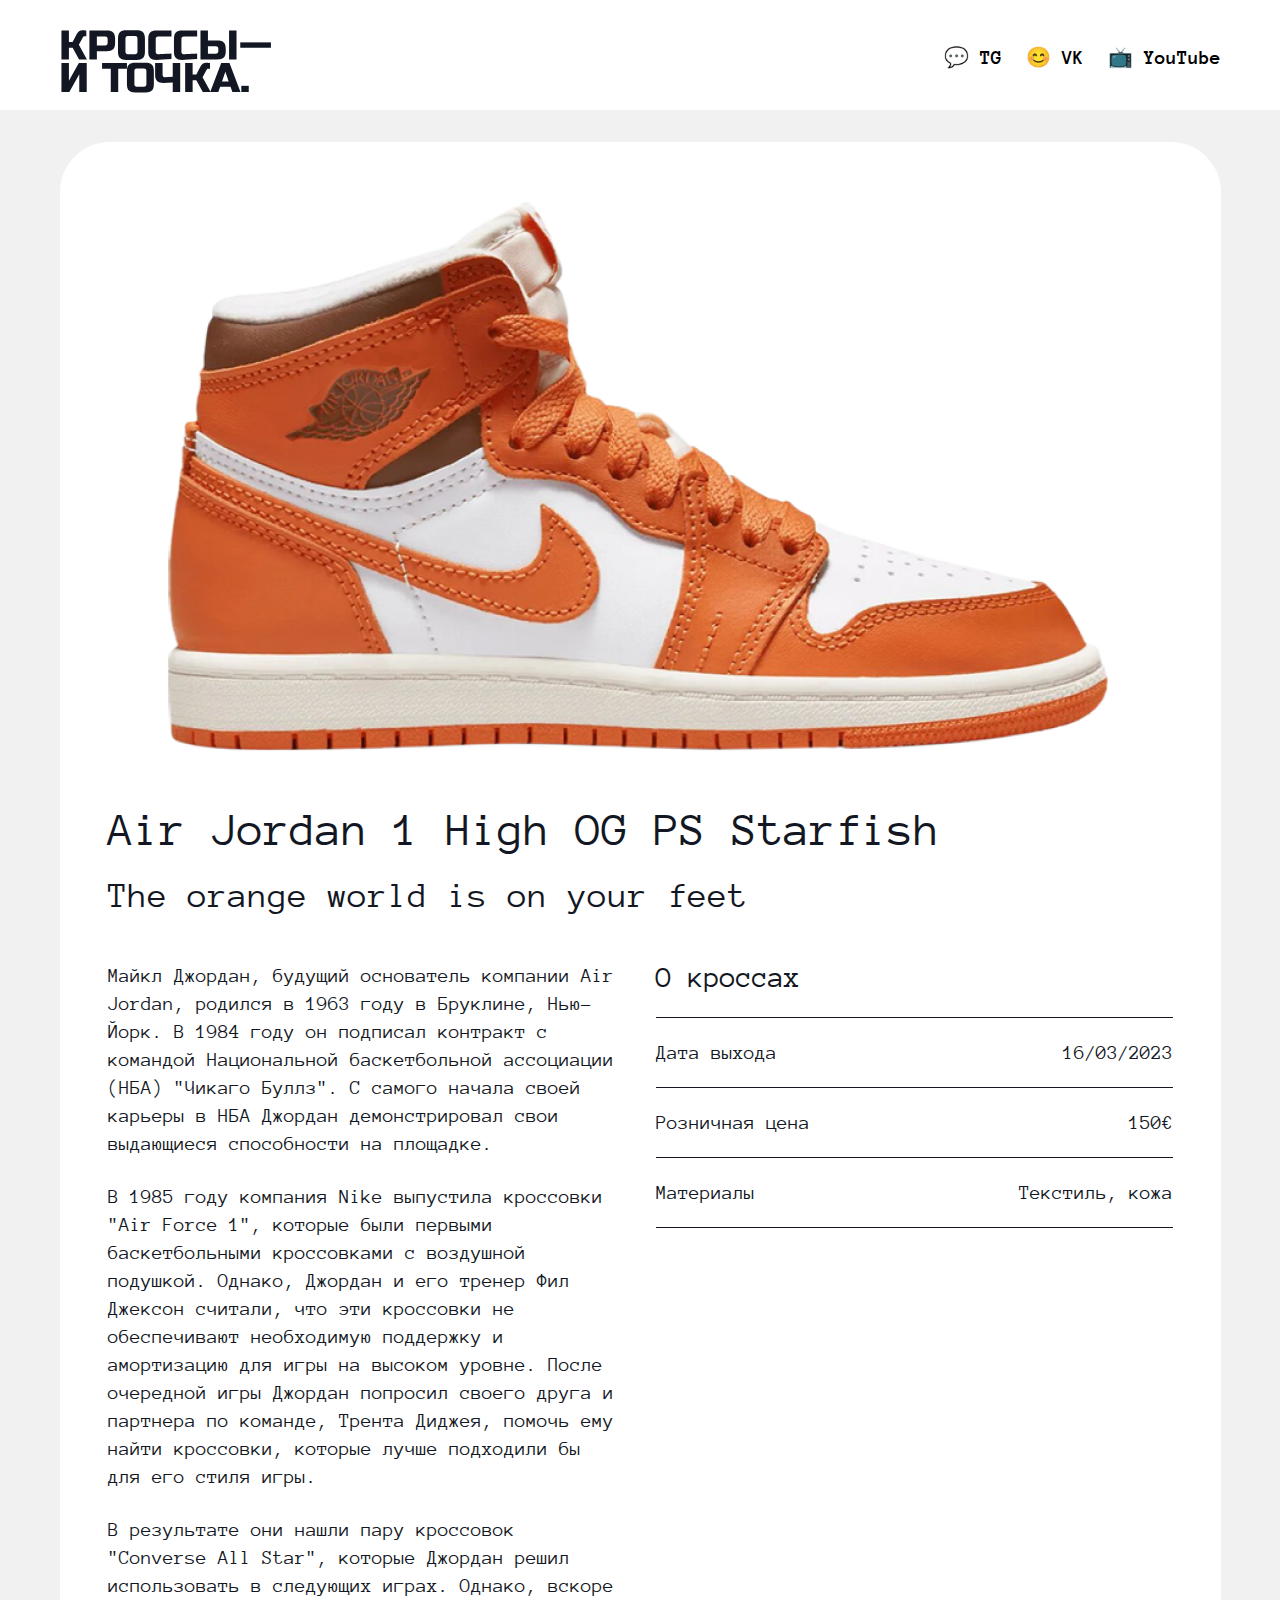
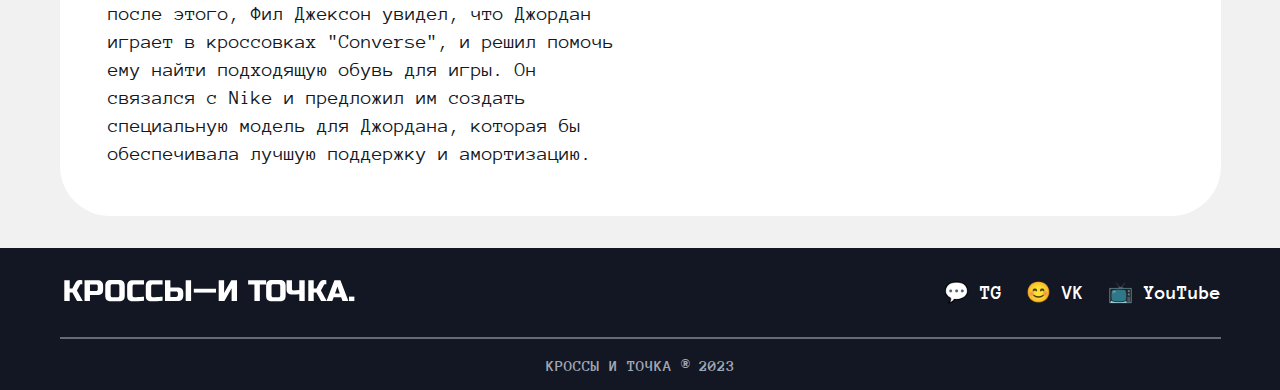
<file: detail_pages/sneakers6.html>
<!DOCTYPE html>
<html lang="ru">
  <head>
    <meta charset="UTF-8" />
    <meta name="viewport" content="width=device-width, initial-scale=1.0" />
    <title>Air Jordan 1 High OG PS Starfish</title>
    <link rel="stylesheet" href="../css/main.css" />
    <link rel="stylesheet" href="../css/reset.css" />
    <link rel="shortcut icon" type="image/png" href="../img/favicon.png" />

    <link rel="preconnect" href="https://fonts.googleapis.com" />
    <link rel="preconnect" href="https://fonts.gstatic.com" crossorigin />
    <link
      href="https://fonts.googleapis.com/css2?family=Anonymous+Pro&family=IBM+Plex+Mono:wght@500&display=swap"
      rel="stylesheet"
    />
    <link rel="preconnect" href="https://fonts.googleapis.com" />
    <link rel="preconnect" href="https://fonts.gstatic.com" crossorigin />
    <link
      href="https://fonts.googleapis.com/css2?family=Anonymous+Pro:wght@700&display=swap"
      rel="stylesheet"
    />
  </head>
  <body>
    <header class="header">
      <div class="container">
        <div class="header_line">
          <a href="../index.html">
            <img src="../img/logo_black.svg" alt="" class="logo_black" />
          </a>
          <nav>
            <ul class="social">
              <li class="social-item">
                <a href="https://t.me/milahach" target="_blank">💬 TG</a>
              </li>
              <li class="social-item">
                <a href="https://vk.com/mihanich2000" target="_blank">😊 VK</a>
              </li>
              <li class="social-item">
                <a href="https://www.youtube.com/" target="_blank"
                  >📺 YouTube</a
                >
              </li>
            </ul>
          </nav>
        </div>
      </div>
    </header>

    <main class="main">
      <div class="container">
        <div class="content-sneaker">
          <img
            src="../img/sneaker-big__img6.png"
            alt=""
            class="sneakers-big-img"
          />
          <div class="title">
            <h1 class="title-sneakers">Air Jordan 1 High OG PS Starfish</h1>
            <h2 class="title-1-sneakers">The orange world is on your feet</h2>
          </div>
          <div class="content1">
            <div class="description">
              <p>
                Майкл Джордан, будущий основатель компании Air Jordan, родился в
                1963 году в Бруклине, Нью-Йорк. В 1984 году он подписал контракт
                с командой Национальной баскетбольной ассоциации (НБА) "Чикаго
                Буллз". С самого начала своей карьеры в НБА Джордан
                демонстрировал свои выдающиеся способности на площадке.
              </p>
              <p>
                В 1985 году компания Nike выпустила кроссовки "Air Force 1",
                которые были первыми баскетбольными кроссовками с воздушной
                подушкой. Однако, Джордан и его тренер Фил Джексон считали, что
                эти кроссовки не обеспечивают необходимую поддержку и
                амортизацию для игры на высоком уровне. После очередной игры
                Джордан попросил своего друга и партнера по команде, Трента
                Диджея, помочь ему найти кроссовки, которые лучше подходили бы
                для его стиля игры.
              </p>
              <p>
                В результате они нашли пару кроссовок "Converse All Star",
                которые Джордан решил использовать в следующих играх. Однако,
                вскоре после этого, Фил Джексон увидел, что Джордан играет в
                кроссовках "Converse", и решил помочь ему найти подходящую обувь
                для игры. Он связался с Nike и предложил им создать специальную
                модель для Джордана, которая бы обеспечивала лучшую поддержку и
                амортизацию.
              </p>
            </div>
            <div class="about1">
              <div class="about-sneakers">
                <h4>О кроссах</h4>
              </div>
              <div class="about-list">
                <p>Дата выхода</p>
                <p>16/03/2023</p>
              </div>
              <div class="about-list">
                <p>Розничная цена</p>
                <p>150€</p>
              </div>
              <div class="about-list">
                <p>Материалы</p>
                <p>Текстиль, кожа</p>
              </div>
            </div>
          </div>
        </div>
      </div>
    </main>

    <footer>
      <div class="container">
        <div class="footer-line">
          <a href="../index.html">
            <img src="../img/logo_white.svg" alt="" class="logo_white" />
          </a>
          <nav>
            <ul class="social-footer">
              <li class="social-item">
                <a href="https://t.me/milahach" target="_blank">💬 TG</a>
              </li>
              <li class="social-item">
                <a href="https://vk.com/mihanich2000" target="_blank">😊 VK</a>
              </li>
              <li class="social-item">
                <a href="https://www.youtube.com/" target="_blank"
                  >📺 YouTube</a
                >
              </li>
            </ul>
          </nav>
        </div>
        <hr class="line" />
        <p class="p-footer">КРОССЫ И ТОЧКА ® 2023</p>
      </div>
    </footer>
  </body>
</html>
</file>
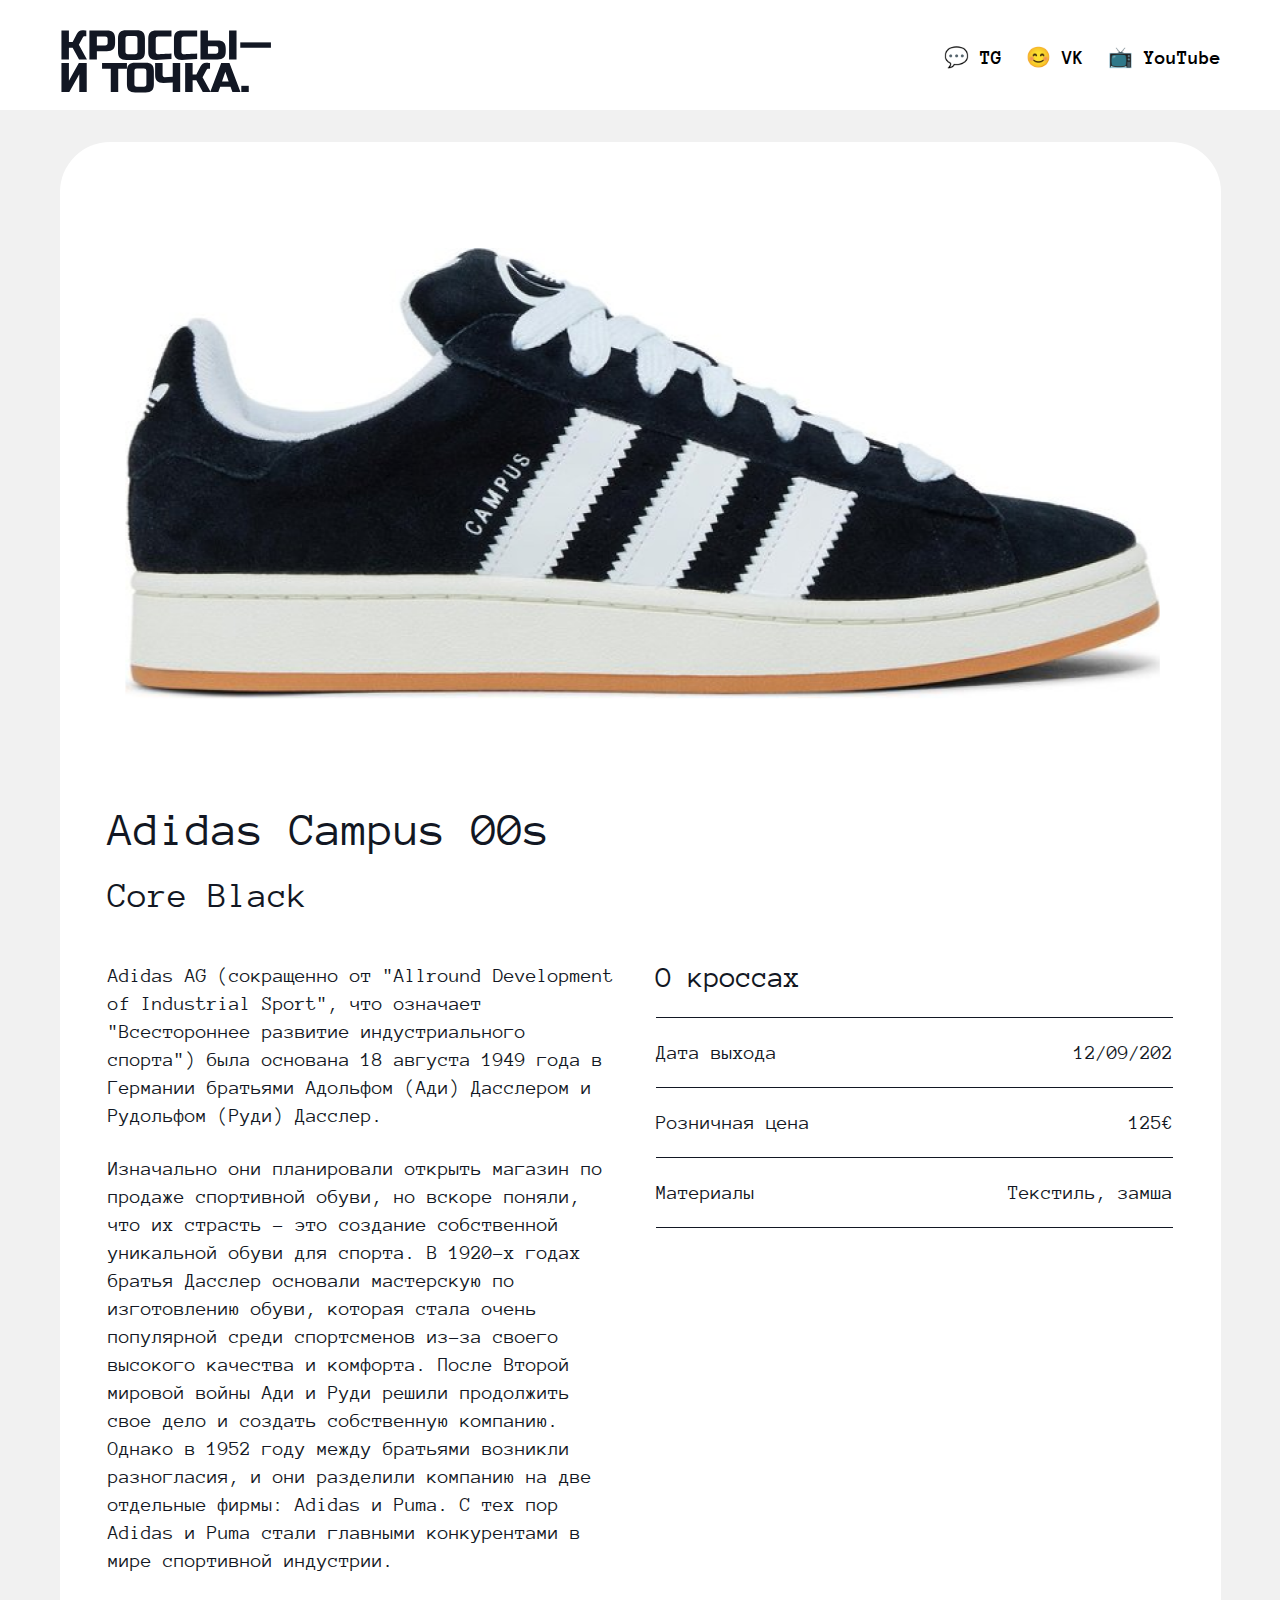
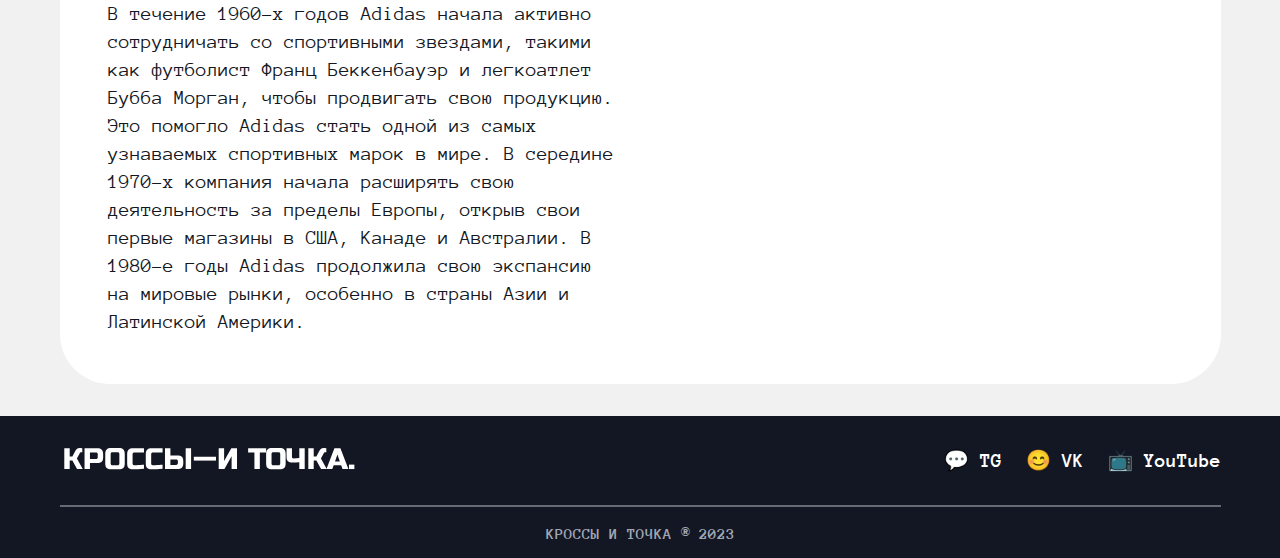
<file: detail_pages/sneakers7.html>
<!DOCTYPE html>
<html lang="ru">
  <head>
    <meta charset="UTF-8" />
    <meta name="viewport" content="width=device-width, initial-scale=1.0" />
    <title>Adidas Campus 00s</title>
    <link rel="stylesheet" href="../css/main.css" />
    <link rel="stylesheet" href="../css/reset.css" />
    <link rel="shortcut icon" type="image/png" href="../img/favicon.png" />

    <link rel="preconnect" href="https://fonts.googleapis.com" />
    <link rel="preconnect" href="https://fonts.gstatic.com" crossorigin />
    <link
      href="https://fonts.googleapis.com/css2?family=Anonymous+Pro&family=IBM+Plex+Mono:wght@500&display=swap"
      rel="stylesheet"
    />
    <link rel="preconnect" href="https://fonts.googleapis.com" />
    <link rel="preconnect" href="https://fonts.gstatic.com" crossorigin />
    <link
      href="https://fonts.googleapis.com/css2?family=Anonymous+Pro:wght@700&display=swap"
      rel="stylesheet"
    />
  </head>
  <body>
    <header class="header">
      <div class="container">
        <div class="header_line">
          <a href="../index.html">
            <img src="../img/logo_black.svg" alt="" class="logo_black" />
          </a>
          <nav>
            <ul class="social">
              <li class="social-item">
                <a href="https://t.me/milahach" target="_blank">💬 TG</a>
              </li>
              <li class="social-item">
                <a href="https://vk.com/mihanich2000" target="_blank">😊 VK</a>
              </li>
              <li class="social-item">
                <a href="https://www.youtube.com/" target="_blank"
                  >📺 YouTube</a
                >
              </li>
            </ul>
          </nav>
        </div>
      </div>
    </header>

    <main class="main">
      <div class="container">
        <div class="content-sneaker">
          <img
            src="../img/sneaker-big__img7.png"
            alt=""
            class="sneakers-big-img"
          />
          <div class="title">
            <h1 class="title-sneakers">Adidas Campus 00s</h1>
            <h2 class="title-1-sneakers">Core Black</h2>
          </div>
          <div class="content1">
            <div class="description">
              <p>
                Adidas AG (сокращенно от "Allround Development of Industrial
                Sport", что означает "Всестороннее развитие индустриального
                спорта") была основана 18 августа 1949 года в Германии братьями
                Адольфом (Ади) Дасслером и Рудольфом (Руди) Дасслер.
              </p>
              <p>
                Изначально они планировали открыть магазин по продаже спортивной
                обуви, но вскоре поняли, что их страсть - это создание
                собственной уникальной обуви для спорта. В 1920-х годах братья
                Дасслер основали мастерскую по изготовлению обуви, которая стала
                очень популярной среди спортсменов из-за своего высокого
                качества и комфорта. После Второй мировой войны Ади и Руди
                решили продолжить свое дело и создать собственную компанию.
                Однако в 1952 году между братьями возникли разногласия, и они
                разделили компанию на две отдельные фирмы: Adidas и Puma. С тех
                пор Adidas и Puma стали главными конкурентами в мире спортивной
                индустрии.
              </p>
              <p>
                В течение 1960-х годов Adidas начала активно сотрудничать со
                спортивными звездами, такими как футболист Франц Беккенбауэр и
                легкоатлет Бубба Морган, чтобы продвигать свою продукцию. Это
                помогло Adidas стать одной из самых узнаваемых спортивных марок
                в мире. В середине 1970-х компания начала расширять свою
                деятельность за пределы Европы, открыв свои первые магазины в
                США, Канаде и Австралии. В 1980-е годы Adidas продолжила свою
                экспансию на мировые рынки, особенно в страны Азии и Латинской
                Америки.
              </p>
            </div>
            <div class="about1">
              <div class="about-sneakers">
                <h4>О кроссах</h4>
              </div>
              <div class="about-list">
                <p>Дата выхода</p>
                <p>12/09/202</p>
              </div>
              <div class="about-list">
                <p>Розничная цена</p>
                <p>125€</p>
              </div>
              <div class="about-list">
                <p>Материалы</p>
                <p>Текстиль, замша</p>
              </div>
            </div>
          </div>
        </div>
      </div>
    </main>

    <footer>
      <div class="container">
        <div class="footer-line">
          <a href="../index.html">
            <img src="../img/logo_white.svg" alt="" class="logo_white" />
          </a>
          <nav>
            <ul class="social-footer">
              <li class="social-item">
                <a href="https://t.me/milahach" target="_blank">💬 TG</a>
              </li>
              <li class="social-item">
                <a href="https://vk.com/mihanich2000" target="_blank">😊 VK</a>
              </li>
              <li class="social-item">
                <a href="https://www.youtube.com/" target="_blank"
                  >📺 YouTube</a
                >
              </li>
            </ul>
          </nav>
        </div>
        <hr class="line" />
        <p class="p-footer">КРОССЫ И ТОЧКА ® 2023</p>
      </div>
    </footer>
  </body>
</html>
</file>
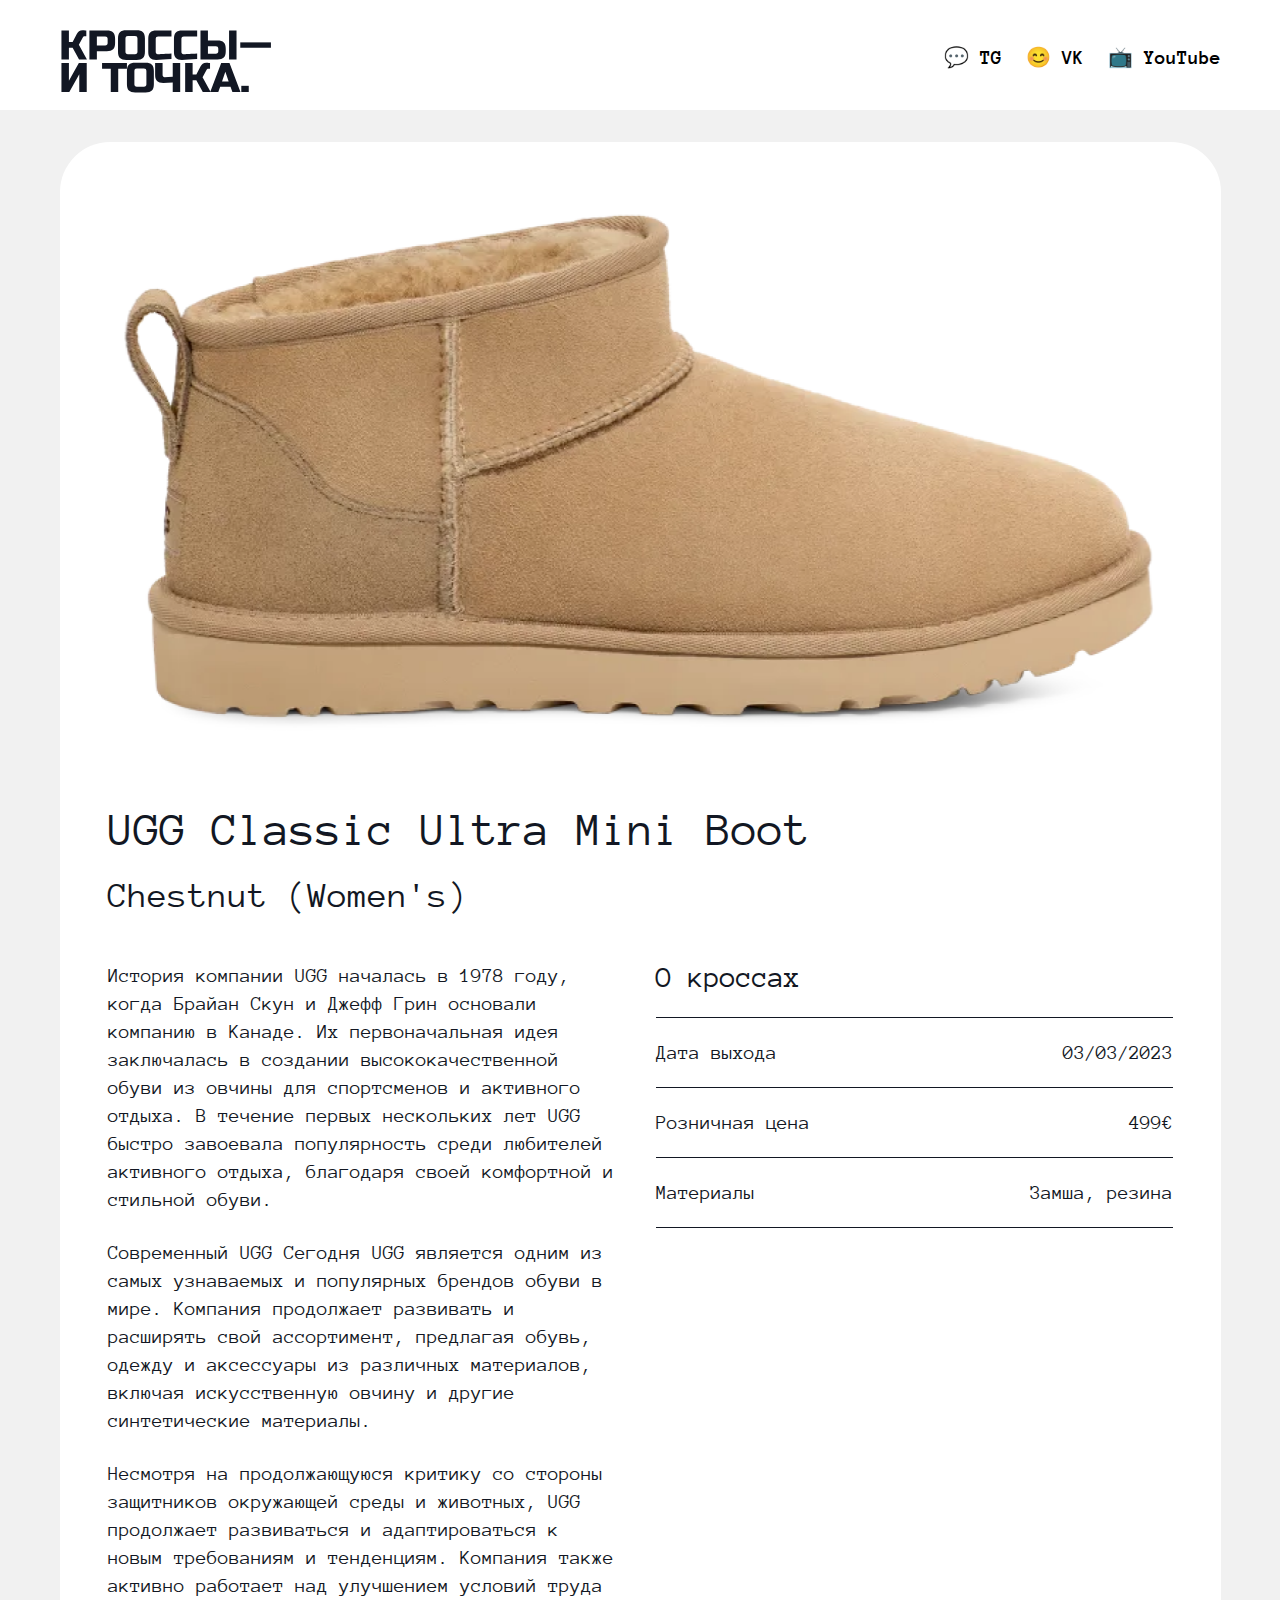
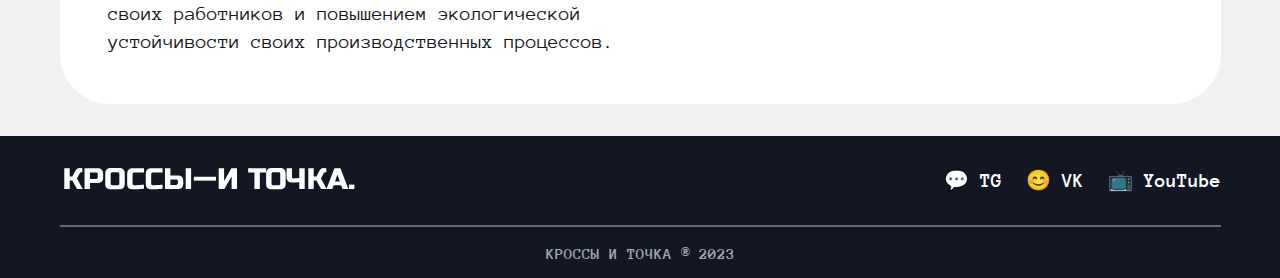
<file: detail_pages/sneakers8.html>
<!DOCTYPE html>
<html lang="ru">
  <head>
    <meta charset="UTF-8" />
    <meta name="viewport" content="width=device-width, initial-scale=1.0" />
    <title>UGG Classic Ultra Mini Boot</title>
    <link rel="stylesheet" href="../css/main.css" />
    <link rel="stylesheet" href="../css/reset.css" />
    <link rel="shortcut icon" type="image/png" href="../img/favicon.png" />

    <link rel="preconnect" href="https://fonts.googleapis.com" />
    <link rel="preconnect" href="https://fonts.gstatic.com" crossorigin />
    <link
      href="https://fonts.googleapis.com/css2?family=Anonymous+Pro&family=IBM+Plex+Mono:wght@500&display=swap"
      rel="stylesheet"
    />
    <link rel="preconnect" href="https://fonts.googleapis.com" />
    <link rel="preconnect" href="https://fonts.gstatic.com" crossorigin />
    <link
      href="https://fonts.googleapis.com/css2?family=Anonymous+Pro:wght@700&display=swap"
      rel="stylesheet"
    />
  </head>
  <body>
    <header class="header">
      <div class="container">
        <div class="header_line">
          <a href="../index.html">
            <img src="../img/logo_black.svg" alt="" class="logo_black" />
          </a>
          <nav>
            <ul class="social">
              <li class="social-item">
                <a href="https://t.me/milahach" target="_blank">💬 TG</a>
              </li>
              <li class="social-item">
                <a href="https://vk.com/mihanich2000" target="_blank">😊 VK</a>
              </li>
              <li class="social-item">
                <a href="https://www.youtube.com/" target="_blank"
                  >📺 YouTube</a
                >
              </li>
            </ul>
          </nav>
        </div>
      </div>
    </header>

    <main class="main">
      <div class="container">
        <div class="content-sneaker">
          <img
            src="../img/sneaker-big__img8.png"
            alt=""
            class="sneakers-big-img"
          />
          <div class="title">
            <h1 class="title-sneakers">UGG Classic Ultra Mini Boot</h1>
            <h2 class="title-1-sneakers">Chestnut (Women's)</h2>
          </div>
          <div class="content1">
            <div class="description">
              <p>
                История компании UGG началась в 1978 году, когда Брайан Скун и
                Джефф Грин основали компанию в Канаде. Их первоначальная идея
                заключалась в создании высококачественной обуви из овчины для
                спортсменов и активного отдыха. В течение первых нескольких лет
                UGG быстро завоевала популярность среди любителей активного
                отдыха, благодаря своей комфортной и стильной обуви.
              </p>
              <p>
                Современный UGG Сегодня UGG является одним из самых узнаваемых и
                популярных брендов обуви в мире. Компания продолжает развивать и
                расширять свой ассортимент, предлагая обувь, одежду и аксессуары
                из различных материалов, включая искусственную овчину и другие
                синтетические материалы.
              </p>
              <p>
                Несмотря на продолжающуюся критику со стороны защитников
                окружающей среды и животных, UGG продолжает развиваться и
                адаптироваться к новым требованиям и тенденциям. Компания также
                активно работает над улучшением условий труда своих работников и
                повышением экологической устойчивости своих производственных
                процессов.
              </p>
            </div>
            <div class="about1">
              <div class="about-sneakers">
                <h4>О кроссах</h4>
              </div>
              <div class="about-list">
                <p>Дата выхода</p>
                <p>03/03/2023</p>
              </div>
              <div class="about-list">
                <p>Розничная цена</p>
                <p>499€</p>
              </div>
              <div class="about-list">
                <p>Материалы</p>
                <p>Замша, резина</p>
              </div>
            </div>
          </div>
        </div>
      </div>
    </main>

    <footer>
      <div class="container">
        <div class="footer-line">
          <a href="../index.html">
            <img src="../img/logo_white.svg" alt="" class="logo_white" />
          </a>
          <nav>
            <ul class="social-footer">
              <li class="social-item">
                <a href="https://t.me/milahach" target="_blank">💬 TG</a>
              </li>
              <li class="social-item">
                <a href="https://vk.com/mihanich2000" target="_blank">😊 VK</a>
              </li>
              <li class="social-item">
                <a href="https://www.youtube.com/" target="_blank"
                  >📺 YouTube</a
                >
              </li>
            </ul>
          </nav>
        </div>
        <hr class="line" />
        <p class="p-footer">КРОССЫ И ТОЧКА ® 2023</p>
      </div>
    </footer>
  </body>
</html>
</file>
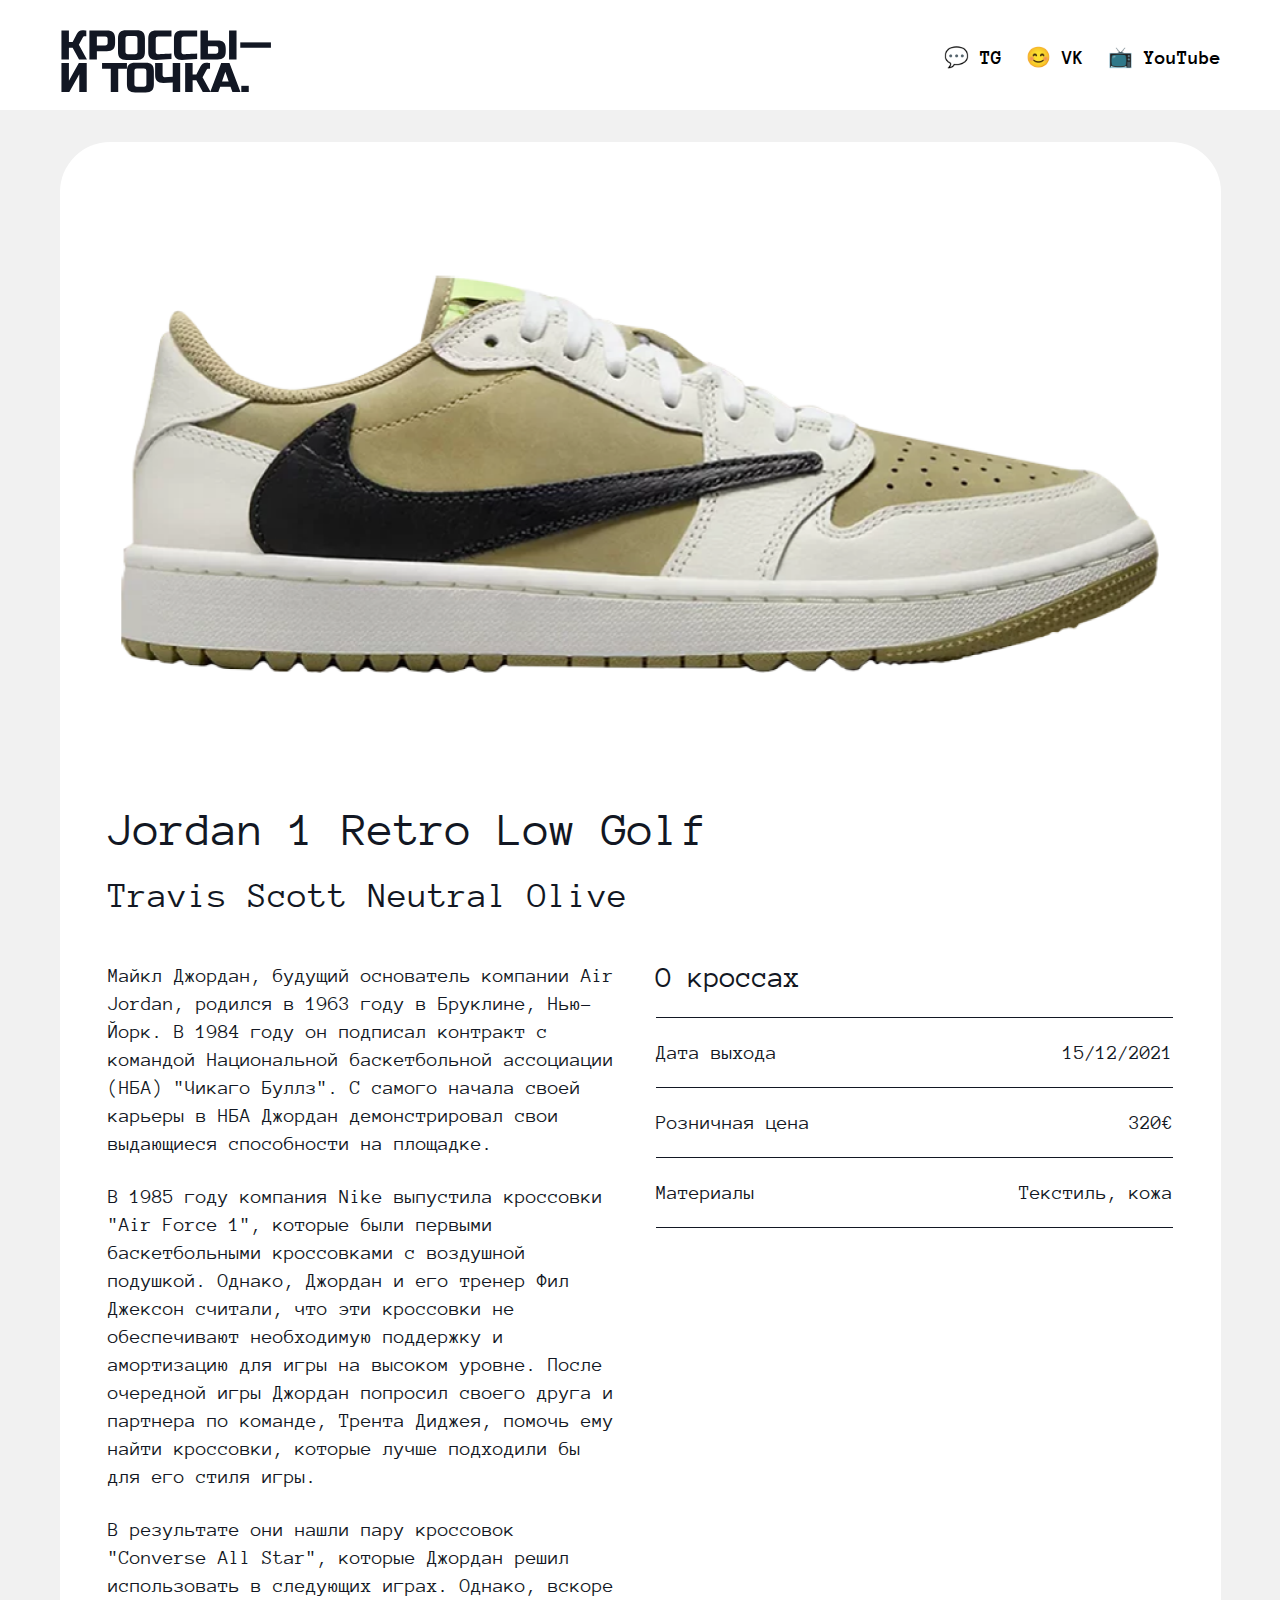
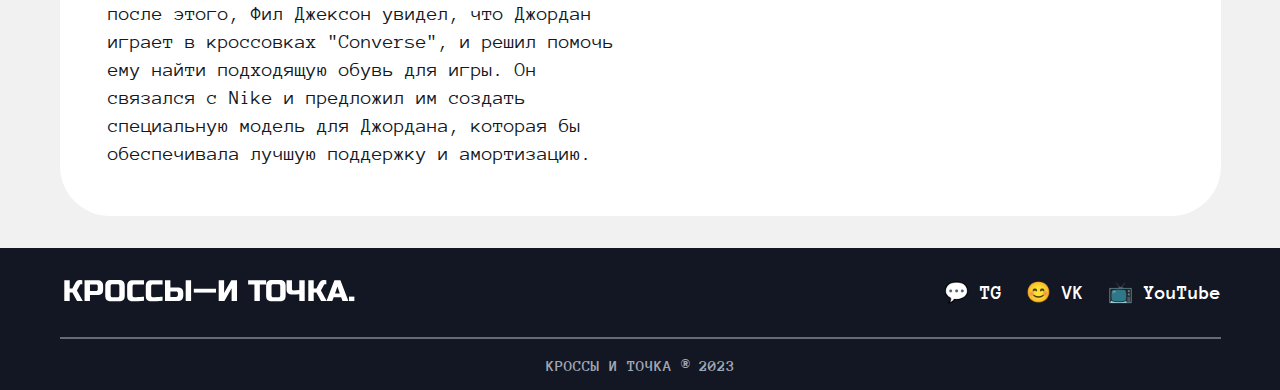
<file: detail_pages/sneakers9.html>
<!DOCTYPE html>
<html lang="ru">
  <head>
    <meta charset="UTF-8" />
    <meta name="viewport" content="width=device-width, initial-scale=1.0" />
    <title>Jordan 1 Retro Low Golf</title>
    <link rel="stylesheet" href="../css/main.css" />
    <link rel="stylesheet" href="../css/reset.css" />
    <link rel="shortcut icon" type="image/png" href="../img/favicon.png" />

    <link rel="preconnect" href="https://fonts.googleapis.com" />
    <link rel="preconnect" href="https://fonts.gstatic.com" crossorigin />
    <link
      href="https://fonts.googleapis.com/css2?family=Anonymous+Pro&family=IBM+Plex+Mono:wght@500&display=swap"
      rel="stylesheet"
    />
    <link rel="preconnect" href="https://fonts.googleapis.com" />
    <link rel="preconnect" href="https://fonts.gstatic.com" crossorigin />
    <link
      href="https://fonts.googleapis.com/css2?family=Anonymous+Pro:wght@700&display=swap"
      rel="stylesheet"
    />
  </head>
  <body>
    <header class="header">
      <div class="container">
        <div class="header_line">
          <a href="../index.html">
            <img src="../img/logo_black.svg" alt="" class="logo_black" />
          </a>
          <nav>
            <ul class="social">
              <li class="social-item">
                <a href="https://t.me/milahach" target="_blank">💬 TG</a>
              </li>
              <li class="social-item">
                <a href="https://vk.com/mihanich2000" target="_blank">😊 VK</a>
              </li>
              <li class="social-item">
                <a href="https://www.youtube.com/" target="_blank"
                  >📺 YouTube</a
                >
              </li>
            </ul>
          </nav>
        </div>
      </div>
    </header>

    <main class="main">
      <div class="container">
        <div class="content-sneaker">
          <img
            src="../img/sneaker-big__img9.png"
            alt=""
            class="sneakers-big-img"
          />
          <div class="title">
            <h1 class="title-sneakers">Jordan 1 Retro Low Golf</h1>
            <h2 class="title-1-sneakers">Travis Scott Neutral Olive</h2>
          </div>
          <div class="content1">
            <div class="description">
              <p>
                Майкл Джордан, будущий основатель компании Air Jordan, родился в
                1963 году в Бруклине, Нью-Йорк. В 1984 году он подписал контракт
                с командой Национальной баскетбольной ассоциации (НБА) "Чикаго
                Буллз". С самого начала своей карьеры в НБА Джордан
                демонстрировал свои выдающиеся способности на площадке.
              </p>
              <p>
                В 1985 году компания Nike выпустила кроссовки "Air Force 1",
                которые были первыми баскетбольными кроссовками с воздушной
                подушкой. Однако, Джордан и его тренер Фил Джексон считали, что
                эти кроссовки не обеспечивают необходимую поддержку и
                амортизацию для игры на высоком уровне. После очередной игры
                Джордан попросил своего друга и партнера по команде, Трента
                Диджея, помочь ему найти кроссовки, которые лучше подходили бы
                для его стиля игры.
              </p>
              <p>
                В результате они нашли пару кроссовок "Converse All Star",
                которые Джордан решил использовать в следующих играх. Однако,
                вскоре после этого, Фил Джексон увидел, что Джордан играет в
                кроссовках "Converse", и решил помочь ему найти подходящую обувь
                для игры. Он связался с Nike и предложил им создать специальную
                модель для Джордана, которая бы обеспечивала лучшую поддержку и
                амортизацию.
              </p>
            </div>
            <div class="about1">
              <div class="about-sneakers">
                <h4>О кроссах</h4>
              </div>
              <div class="about-list">
                <p>Дата выхода</p>
                <p>15/12/2021</p>
              </div>
              <div class="about-list">
                <p>Розничная цена</p>
                <p>320€</p>
              </div>
              <div class="about-list">
                <p>Материалы</p>
                <p>Текстиль, кожа</p>
              </div>
            </div>
          </div>
        </div>
      </div>
    </main>

    <footer>
      <div class="container">
        <div class="footer-line">
          <a href="../index.html">
            <img src="../img/logo_white.svg" alt="" class="logo_white" />
          </a>
          <nav>
            <ul class="social-footer">
              <li class="social-item">
                <a href="https://t.me/milahach" target="_blank">💬 TG</a>
              </li>
              <li class="social-item">
                <a href="https://vk.com/mihanich2000" target="_blank">😊 VK</a>
              </li>
              <li class="social-item">
                <a href="https://www.youtube.com/" target="_blank"
                  >📺 YouTube</a
                >
              </li>
            </ul>
          </nav>
        </div>
        <hr class="line" />
        <p class="p-footer">КРОССЫ И ТОЧКА ® 2023</p>
      </div>
    </footer>
  </body>
</html>
</file>
<file: css/main.css>
body {
    font-family: 'Anonymous Pro', sans-serif;
}

.container {
    max-width: 1161px;
    margin: 0 auto;
}


header {
    height: 110px;
}

.header_line {
    display: flex;
    justify-content: space-between;

}

.logo_black {
    width: 212.34px;
    height: 63.24px;
    margin-top: 30.18px;
}

.social {
    display: flex;
    column-gap: 24px;
    margin-top: 45px;
}

.social-item a {
    color: #000;
    font-weight: 700;
    font-size: 20px;
}

main {
    display: flex;
    justify-content: center;
    background-color: #F1F1F1;
}

.main {
    background-color: #f1f1f1;
    padding: 32px 0;
}

.main-content {
    display: flex;
    flex-direction: column;
    gap: 24px;
}

.title-content {
    font-family: 'IBM Plex Mono', monospace;
    font-size: 48px;
    font-style: normal;
    font-weight: 500;
    color: #121723;
}

.content {
    display: flex;
    flex-wrap: wrap;
    justify-content: center;
    gap: 24px;
    margin-bottom: 24px;
}

.card {
    display: flex;
    flex-direction: column;
    width: 371px;
    height: 420px;
    border-radius: 12px;
    background-color: #ffffff;

    transition: transform ease-out 300ms, box-shadow ease-out 300ms;
}

.card:hover, .card:focus {
    transform: translateY(-10px);
    box-shadow: 0px 4px 4px 0px rgba(0, 0, 0, 0.25);
}

.card-img {
    width: 371px;
    height: 254px;
    border-radius: 12px, 12px, 0px, 0px;
}

.card-info {
    display: flex;
    flex-direction: column;
    gap: 10px;
    padding: 32px 24px;
}

.name {
    font-size: 26px;
    font-weight: 700;
    font-style: normal;
    color: #121723;
}

.about {
    font-size: 20px;
    font-weight: 400;
    color: #121723;
}

.content-sneaker {
    display: flex;
    flex-direction: column;
    background-color: #ffffff;
    border-radius: 50px;
}

.sneakers-big-img {
    display: flex;
    justify-content: center;
    margin: 32px 48px;
    height: 600px;
    align-self: stretch;
}

.title {
    display: flex;
    flex-direction: column;
    align-items: flex-start;
    gap: 24px;
    margin: 0 48px;
}

.title-sneakers {
    color: var(--black, #121723);
    font-family: Anonymous Pro;
    font-size: 48px;
    font-style: normal;
    font-weight: 400;
    line-height: 100%; /* 48px */
}

.title-1-sneakers {
    color: var(--black, #121723);
    font-family: Anonymous Pro;
    font-size: 36px;
    font-style: normal;
    font-weight: 400;
    line-height: 100%; /* 36px */
}

.content1 {
    display: flex;
    align-items: flex-start;
    gap: 32px;
    align-self: stretch;
    padding: 48px;
}

.description {
    display: flex;
    flex: 1 0 0;
    flex-direction: column;
    gap: 25px;
}

.description p {
    color: var(--black, #121723);
    font-family: Anonymous Pro;
    font-size: 20px;
    font-style: normal;
    font-weight: 400;
    line-height: 28px; /* 140% */
}

.about1 {
    flex: 1 0 0;
}

.about-sneakers {
    color: var(--black, #121723);
    font-family: Anonymous Pro;
    font-size: 30px;
    font-style: normal;
    font-weight: 400;
    line-height: normal;
    padding: 0 0 24px 0;
    border-bottom: 1px solid #121723;
}

.about-list {
    display: flex;
    justify-content: space-between;
    color: var(--black, #121723);
    font-family: Anonymous Pro;
    font-size: 20px;
    font-style: normal;
    font-weight: 400;
    line-height: normal;
    padding: 24px 0;
    border-bottom: 1px solid #121723;
}

footer {
    background: #121723;
    height: 142px;
}

.footer-line {
    display: flex;
    justify-content: space-between;
    padding: 32px 0 0 0;
}

.logo_white {
    width: 299.65px;
    height: 22.32px;
}

.social-footer {
    display: flex;
    column-gap: 24px;
}

.social-footer a {
    color: #ffffff;
}

.line {
    border: solid 1px #E6E8EC66;
    margin-top: 32.68px;
}

.p-footer {
    font-size: 16px;
    font-weight: 700;
    color: #A1A6B4;
    text-align: center;
    margin-top: 18px;
}

@media screen and (max-width: 375px) {
    body {
        align-items: center;
    }
    .container {
        max-width: 343px;
        margin: 0 auto;
        align-items: center;
        padding: 0 16px;
    }
    header {
        height: 156px;
    }
    .header_line {
        display: flex;
        flex-direction: column;
        align-items: center;
    }
    .social {
        margin-top: 24px;
    }
    .card {
        max-height: 400px;
        width: 342px;
    }
    .card-img{
        height: 254px;
        width: 343px;
    }
    .title-content {
        font-size: 32px;
    }
    footer {
        height: 195px;
    }
    .footer-line {
        display: flex;
        flex-direction: column;
        align-items: center;
    }
    .social-footer {
        margin-top: 32px;
    }
}

@media screen and (max-width: 375px) {
    body {
        align-items: center;
    }
    .container {
        max-width: 343px;
        margin: 0 auto;
        align-items: center;
        padding: 0 16px;
    }
    header {
        height: 156px;
    }
    .header_line {
        display: flex;
        flex-direction: column;
        align-items: center;
    }
    .content-sneaker {
        border-radius: 12px;
    }
    .sneakers-big-img {
        align-items: center;
        width: 295px;
        height: 172px;
        margin: 0 auto;
    }
    .title {
        margin: 0 24px;
    }
    .title-sneakers {
        font-size: 32px;
    }
    .title-1-sneakers {
        font-size: 20px;
    }
    .content1 {
        display: flex;
        flex-direction: column;
        align-items: flex-start;
        gap: 24px;
        align-self: stretch;
        padding: 24px;
    }
    .description p {
        font-size: 16px;
    }
    .about-sneakers {
        font-size: 24px;
    }
    .about-list{
        font-size: 16px;
    }
    .social {
        margin-top: 24px;
    }
    footer {
        height: 195px;
    }
    .footer-line {
        display: flex;
        flex-direction: column;
        align-items: center;
    }
    .social-footer {
        margin-top: 32px;
    }
}
</file>
